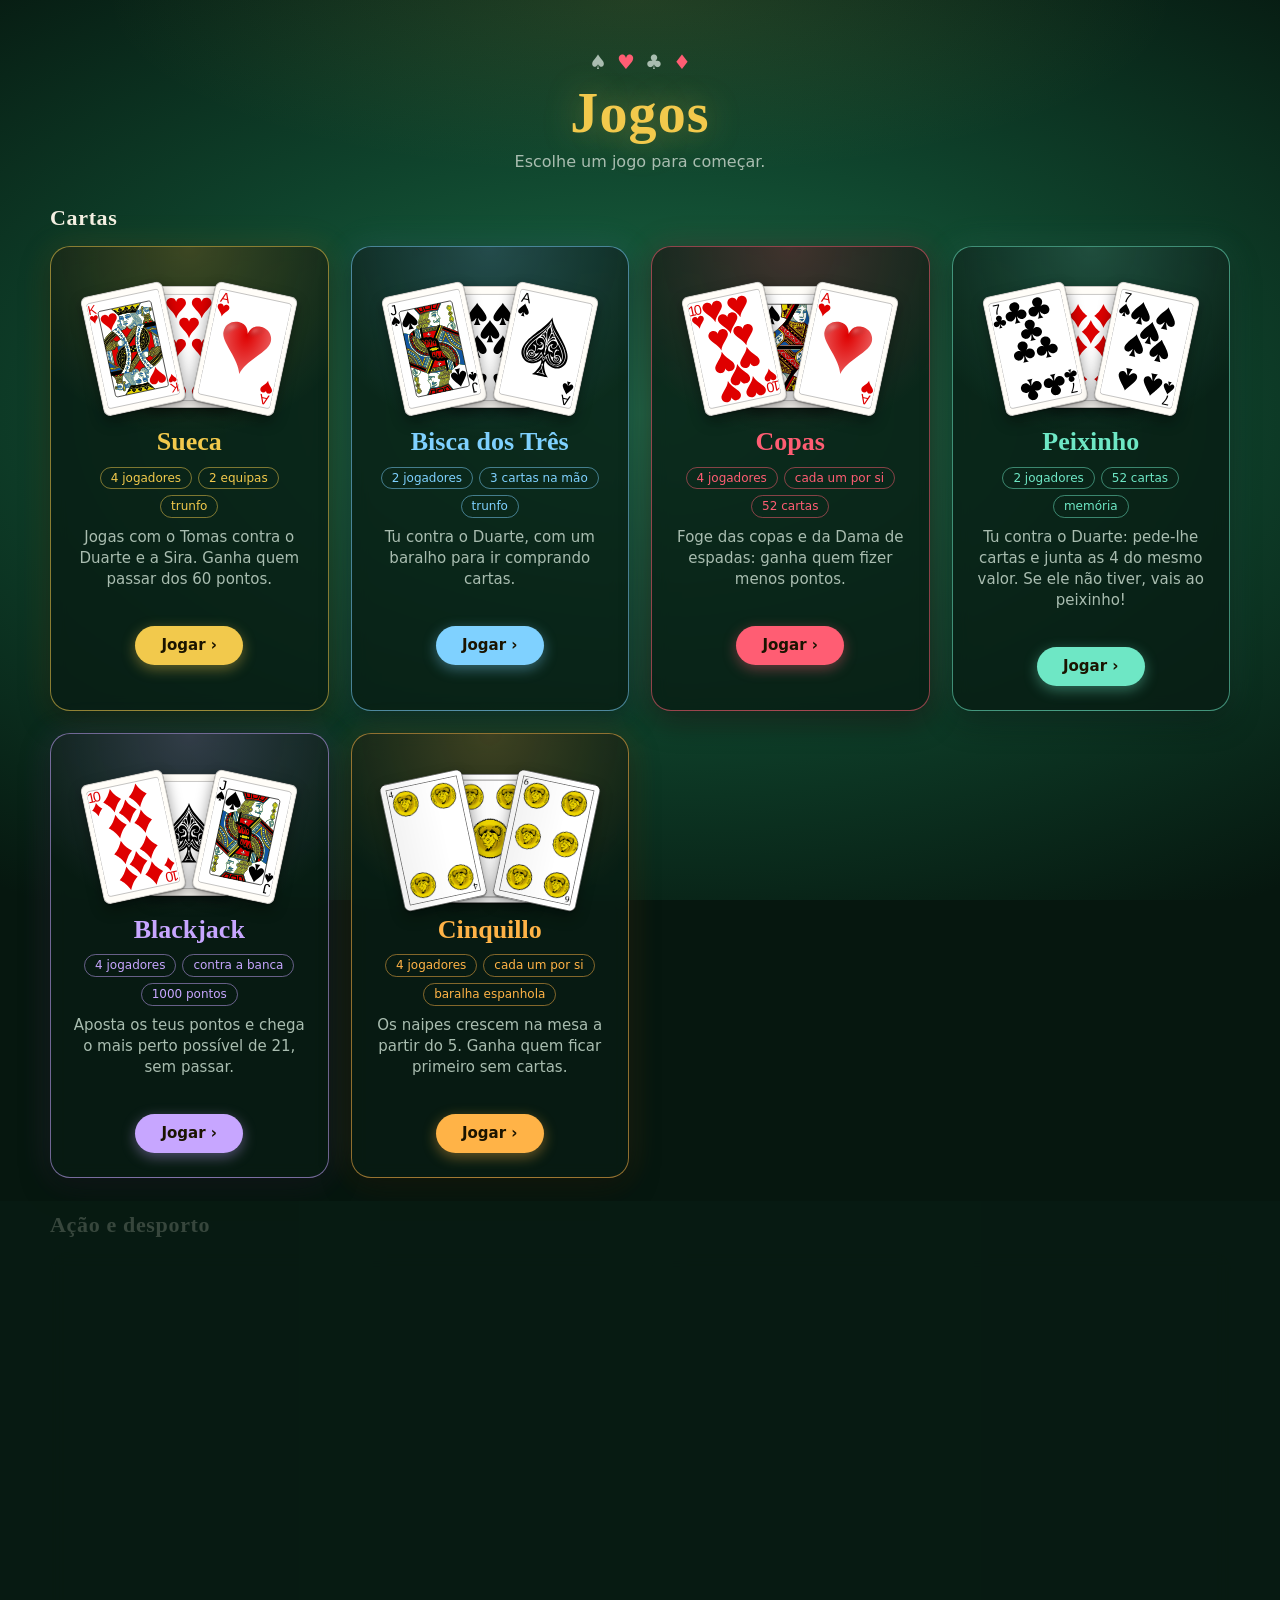
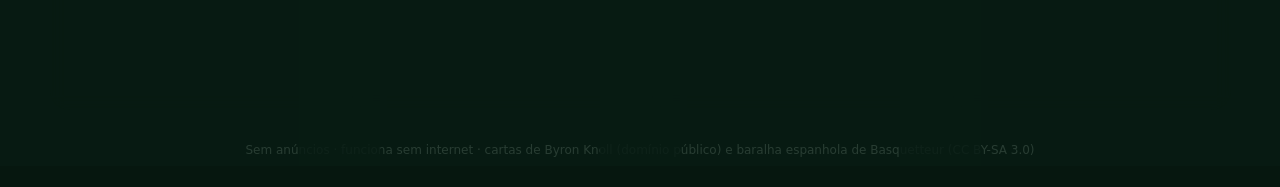
<file: index.html>
<!doctype html>
<html lang="pt-PT">
<head>
<meta charset="utf-8">
<meta name="viewport" content="width=device-width, initial-scale=1, viewport-fit=cover">
<meta name="theme-color" content="#06170f">
<title>Jogos</title>
<link rel="stylesheet" href="style.css?v=19">
</head>
<body class="painel">

<header class="capa">
  <div class="naipes" aria-hidden="true">♠<b>♥</b>♣<b>♦</b></div>
  <h1>Jogos</h1>
  <p>Escolhe um jogo para começar.</p>
</header>

<main>
<h2 class="seccao">Cartas</h2>
<div class="jogos-lista">
  <a class="jogo sueca-t" href="sueca.html">
    <span class="leque" aria-hidden="true">
      <span class="carta"><img src="cartas/king_of_hearts.svg" alt=""></span>
      <span class="carta"><img src="cartas/7_of_hearts.svg" alt=""></span>
      <span class="carta"><img src="cartas/ace_of_hearts.svg" alt=""></span>
    </span>
    <span class="info">
      <h2>Sueca</h2>
      <span class="chips"><i>4 jogadores</i><i>2 equipas</i><i>trunfo</i></span>
      <p>Jogas com o Tomas contra o Duarte e a Sira. Ganha quem passar dos 60 pontos.</p>
      <span class="guardado" id="res-sueca"></span>
      <span class="jogar">Jogar ›</span>
    </span>
  </a>

  <a class="jogo bisca-t" href="bisca.html">
    <span class="leque" aria-hidden="true">
      <span class="carta"><img src="cartas/jack_of_spades.svg" alt=""></span>
      <span class="carta"><img src="cartas/7_of_spades.svg" alt=""></span>
      <span class="carta"><img src="cartas/ace_of_spades.svg" alt=""></span>
    </span>
    <span class="info">
      <h2>Bisca dos Três</h2>
      <span class="chips"><i>2 jogadores</i><i>3 cartas na mão</i><i>trunfo</i></span>
      <p>Tu contra o Duarte, com um baralho para ir comprando cartas.</p>
      <span class="guardado" id="res-bisca"></span>
      <span class="jogar">Jogar ›</span>
    </span>
  </a>

  <a class="jogo copas-t" href="copas.html">
    <span class="leque" aria-hidden="true">
      <span class="carta"><img src="cartas/10_of_hearts.svg" alt=""></span>
      <span class="carta"><img src="cartas/queen_of_spades.svg" alt=""></span>
      <span class="carta"><img src="cartas/ace_of_hearts.svg" alt=""></span>
    </span>
    <span class="info">
      <h2>Copas</h2>
      <span class="chips"><i>4 jogadores</i><i>cada um por si</i><i>52 cartas</i></span>
      <p>Foge das copas e da Dama de espadas: ganha quem fizer menos pontos.</p>
      <span class="guardado" id="res-copas"></span>
      <span class="jogar">Jogar ›</span>
    </span>
  </a>

  <a class="jogo peixinho-t" href="peixinho.html">
    <span class="leque" aria-hidden="true">
      <span class="carta"><img src="cartas/7_of_clubs.svg" alt=""></span>
      <span class="carta"><img src="cartas/7_of_diamonds.svg" alt=""></span>
      <span class="carta"><img src="cartas/7_of_spades.svg" alt=""></span>
    </span>
    <span class="info">
      <h2>Peixinho</h2>
      <span class="chips"><i>2 jogadores</i><i>52 cartas</i><i>memória</i></span>
      <p>Tu contra o Duarte: pede-lhe cartas e junta as 4 do mesmo valor. Se ele não tiver, vais ao peixinho!</p>
      <span class="guardado"></span>
      <span class="jogar">Jogar ›</span>
    </span>
  </a>
  <a class="jogo blackjack-t" href="blackjack.html">
    <span class="leque" aria-hidden="true">
      <span class="carta"><img src="cartas/10_of_diamonds.svg" alt=""></span>
      <span class="carta"><img src="cartas/ace_of_spades.svg" alt=""></span>
      <span class="carta"><img src="cartas/jack_of_spades.svg" alt=""></span>
    </span>
    <span class="info">
      <h2>Blackjack</h2>
      <span class="chips"><i>4 jogadores</i><i>contra a banca</i><i>1000 pontos</i></span>
      <p>Aposta os teus pontos e chega o mais perto possível de 21, sem passar.</p>
      <span class="guardado" id="res-blackjack"></span>
      <span class="jogar">Jogar ›</span>
    </span>
  </a>
  <a class="jogo cinquillo-t" href="cinquillo.html">
    <span class="leque" aria-hidden="true">
      <span class="carta es"><img src="baraja/4_de_oros.png" alt=""></span>
      <span class="carta es"><img src="baraja/5_de_oros.png" alt=""></span>
      <span class="carta es"><img src="baraja/6_de_oros.png" alt=""></span>
    </span>
    <span class="info">
      <h2>Cinquillo</h2>
      <span class="chips"><i>4 jogadores</i><i>cada um por si</i><i>baralha espanhola</i></span>
      <p>Os naipes crescem na mesa a partir do 5. Ganha quem ficar primeiro sem cartas.</p>
      <span class="guardado" id="res-cinquillo"></span>
      <span class="jogar">Jogar ›</span>
    </span>
  </a>
</div>

<h2 class="seccao">Ação e desporto</h2>
<div class="jogos-lista poucos">
  <a class="jogo rally-t" href="rally.html">
    <span class="leque" aria-hidden="true">
      <svg class="pista-mini" viewBox="0 0 200 120">
        <path d="M50 22h100a38 38 0 0 1 0 76h-22q-14 0-28-14t-28-14H50a24 24 0 0 1 0-48z" fill="none" stroke="#5b3f22" stroke-width="30" stroke-linejoin="round"/>
        <path d="M50 22h100a38 38 0 0 1 0 76h-22q-14 0-28-14t-28-14H50a24 24 0 0 1 0-48z" fill="none" stroke="#c99a63" stroke-width="22" stroke-linejoin="round"/>
        <path d="M84 12v20" stroke="#fff" stroke-width="4" stroke-dasharray="4 4"/>
        <g transform="translate(118 22)"><rect x="-11" y="-6" width="22" height="12" rx="3.5" fill="#e63946" stroke="#3a0c10"/><rect x="0" y="-4.5" width="5" height="9" rx="1" fill="#14202c"/></g>
        <g transform="translate(176 66) rotate(100)"><rect x="-11" y="-6" width="22" height="12" rx="3.5" fill="#3a86ff" stroke="#0c1d3a"/><rect x="0" y="-4.5" width="5" height="9" rx="1" fill="#14202c"/></g>
        <g transform="translate(104 86) rotate(215)"><rect x="-11" y="-6" width="22" height="12" rx="3.5" fill="#ffc61a" stroke="#3a2c06"/><rect x="0" y="-4.5" width="5" height="9" rx="1" fill="#14202c"/></g>
      </svg>
    </span>
    <span class="info">
      <h2>Rally</h2>
      <span class="chips"><i>4 carros</i><i>3 circuitos</i><i>saltos</i></span>
      <p>Super especiais em pistas de terra, com rampas, derrapagens e encontrões. Conduz com as setas.</p>
      <span class="guardado" id="res-rally"></span>
      <span class="jogar">Jogar ›</span>
    </span>
  </a>

  <a class="jogo contramao-t" href="contramao.html">
    <span class="leque" aria-hidden="true">
      <svg class="pista-mini" viewBox="0 0 200 120">
        <path d="M0 0h200v44H0z" fill="#c2557a"/><path d="M0 0h200v22H0z" fill="#1d2b53" opacity=".7"/>
        <circle cx="140" cy="40" r="12" fill="#ffe9a8"/>
        <path d="M0 44h200v76H0z" fill="#3a6e3a"/>
        <path d="M100 44 190 120H10z" fill="#3c3f48"/>
        <path d="M100 44 190 120h10L100 44zM100 44 10 120H0z" fill="#d8d2c2"/>
        <path d="M97 60l-3 14M92 84l-5 22M103 60l3 14M108 84l5 22" stroke="#f1ead2" stroke-width="2.5"/>
        <g transform="translate(100 62)"><rect x="-9" y="-11" width="18" height="6" rx="2" fill="#3a86ff"/><rect x="-11" y="-6" width="22" height="8" rx="2" fill="#3a86ff"/><rect x="-7" y="-10" width="14" height="4" fill="#9fd3e8"/><circle cx="-7.500" cy="-2" r="2" fill="#fff6b0"/><circle cx="7.500" cy="-2" r="2" fill="#fff6b0"/></g>
        <g transform="translate(136 96) scale(1.7)"><rect x="-9" y="-11" width="18" height="6" rx="2" fill="#ffc61a"/><rect x="-11" y="-6" width="22" height="8" rx="2" fill="#ffc61a"/><rect x="-7" y="-10" width="14" height="4" fill="#9fd3e8"/><circle cx="-7.500" cy="-2" r="2" fill="#fff6b0"/><circle cx="7.500" cy="-2" r="2" fill="#fff6b0"/></g>
        <g transform="translate(64 116) scale(2.1)"><rect x="-9" y="-11" width="18" height="6" rx="2" fill="#e63946"/><rect x="-11" y="-6" width="22" height="8" rx="2" fill="#e63946"/><rect x="-7" y="-10" width="14" height="4" fill="#1a2634"/><rect x="-10" y="-4" width="5" height="3" fill="#ff3b30"/><rect x="5" y="-4" width="5" height="3" fill="#ff3b30"/></g>
      </svg>
    </span>
    <span class="info">
      <h2>Contramão</h2>
      <span class="chips"><i>1 jogador</i><i>3 a 6 faixas</i><i>reflexos</i></span>
      <p>Os carros vêm de frente e o teu anda sozinho: só tens de mudar de faixa a tempo.</p>
      <span class="guardado" id="res-contramao"></span>
      <span class="jogar">Jogar ›</span>
    </span>
  </a>

  <a class="jogo downforce-t" href="downforce.html">
    <span class="leque" aria-hidden="true">
      <svg class="pista-mini" viewBox="0 0 200 120">
        <path d="M0 0h200v44H0z" fill="#8fc4ea"/><path d="M0 0h200v20H0z" fill="#2a6fb8" opacity=".7"/>
        <circle cx="150" cy="18" r="9" fill="#fff6c9"/>
        <path d="M0 44h200v76H0z" fill="#4a9143"/>
        <path d="M100 44 196 120H4z" fill="#f1ead2"/>
        <path d="M100 44 186 120H14z" fill="#3c3f48"/>
        <path d="M94 60l-10 22M78 94l-12 26M100 60v22M100 94v26M106 60l10 22M122 94l12 26" stroke="#f1ead2" stroke-width="2"/>
        <path d="M70 52h60v9H70z" fill="#16181d"/><path d="M72 61v10M128 61v10" stroke="#cfd4d8" stroke-width="2"/>
        <g transform="translate(112 78) scale(.8)"><rect x="-9" y="-11" width="18" height="6" rx="2" fill="#ffc61a"/><rect x="-11" y="-6" width="22" height="8" rx="2" fill="#ffc61a"/><rect x="-7" y="-10" width="14" height="4" fill="#1a2634"/><rect x="-10" y="-4" width="5" height="3" fill="#ff3b30"/><rect x="5" y="-4" width="5" height="3" fill="#ff3b30"/></g>
        <g transform="translate(74 96) scale(1.4)"><rect x="-9" y="-11" width="18" height="6" rx="2" fill="#3a86ff"/><rect x="-11" y="-6" width="22" height="8" rx="2" fill="#3a86ff"/><rect x="-7" y="-10" width="14" height="4" fill="#1a2634"/><rect x="-10" y="-4" width="5" height="3" fill="#ff3b30"/><rect x="5" y="-4" width="5" height="3" fill="#ff3b30"/></g>
        <g transform="translate(124 116) scale(2)"><rect x="-9" y="-11" width="18" height="6" rx="2" fill="#e63946"/><rect x="-11" y="-6" width="22" height="8" rx="2" fill="#e63946"/><rect x="-7" y="-10" width="14" height="4" fill="#1a2634"/><rect x="-10" y="-4" width="5" height="3" fill="#ff3b30"/><rect x="5" y="-4" width="5" height="3" fill="#ff3b30"/></g>
      </svg>
    </span>
    <span class="info">
      <h2>Downforce</h2>
      <span class="chips"><i>4 pilotos</i><i>5 faixas</i><i>3 voltas</i></span>
      <p>Corrida em circuito fechado contra o Tomas, o Duarte e a Sira. Desvia-te do trânsito e ultrapassa-os.</p>
      <span class="guardado" id="res-downforce"></span>
      <span class="jogar">Jogar ›</span>
    </span>
  </a>

  <a class="jogo superpilotos-t" href="superpilotos.html">
    <span class="leque" aria-hidden="true">
      <svg class="pista-mini" viewBox="0 0 200 120">
        <path d="M0 0h200v44H0z" fill="#8fc4ea"/><path d="M0 0h200v20H0z" fill="#2a6fb8" opacity=".7"/>
        <circle cx="46" cy="18" r="9" fill="#fff6c9"/>
        <path d="M0 44h200v76H0z" fill="#4a9143"/>
        <path d="M100 44 196 120H4z" fill="#f1ead2"/>
        <path d="M100 44 186 120H14z" fill="#3c3f48"/>
        <path d="M94 60l-10 22M78 94l-12 26M100 60v22M100 94v26M106 60l10 22M122 94l12 26" stroke="#f1ead2" stroke-width="2"/>
        <path d="M84 70l3-6 6-3 6 2 3 7z" fill="#878c96"/><path d="M87 64l6-3 6 2-4 4z" fill="#b4b9c2"/>
        <ellipse cx="128" cy="86" rx="13" ry="4" fill="#5db4ea"/>
        <path d="M108 44 80 104" stroke="#5af0ff" stroke-width="2.5" stroke-linecap="round" opacity=".9"/>
        <g transform="translate(116 62) scale(.6)"><rect x="-9" y="-11" width="18" height="6" rx="2" fill="#ff5fa8"/><rect x="-11" y="-6" width="22" height="8" rx="2" fill="#ff5fa8"/><rect x="-7" y="-10" width="14" height="4" fill="#1a2634"/><ellipse cx="0" cy="-2" rx="4" ry="3" fill="#fff"/></g>
        <g transform="translate(138 106) scale(1.5)"><rect x="-9" y="-11" width="18" height="6" rx="2" fill="#ff5fa8"/><rect x="-11" y="-6" width="22" height="8" rx="2" fill="#ff5fa8"/><rect x="-7" y="-10" width="14" height="4" fill="#1a2634"/><ellipse cx="0" cy="-2" rx="4.500" ry="3" fill="#fff"/><text x="0" y="-.2" font-size="5" font-weight="900" text-anchor="middle" fill="#12151c" font-family="system-ui, sans-serif">9</text></g>
        <g transform="translate(74 116) scale(2)"><rect x="-9" y="-11" width="18" height="6" rx="2" fill="#2f7bff"/><rect x="-11" y="-6" width="22" height="8" rx="2" fill="#2f7bff"/><rect x="-7" y="-10" width="14" height="4" fill="#1a2634"/><ellipse cx="0" cy="-2" rx="4.500" ry="3" fill="#fff"/><text x="0" y="-.2" font-size="5" font-weight="900" text-anchor="middle" fill="#12151c" font-family="system-ui, sans-serif">23</text></g>
      </svg>
    </span>
    <span class="info">
      <h2>Super Pilotos <small>by Noah</small></h2>
      <span class="chips"><i>12 pilotos</i><i>lasers</i><i>3 voltas</i></span>
      <p>Meninos contra Meninas numa pista com pedras, poças, troncos, saltos e animais. Dispara o laser e não fiques sem gasolina.</p>
      <span class="guardado" id="res-superpilotos"></span>
      <span class="jogar">Jogar ›</span>
    </span>
  </a>
</div>

</main>

<footer class="rodape">Sem anúncios · funciona sem internet · cartas de Byron Knoll (domínio público) e baralha espanhola de Basquetteur (CC BY-SA 3.0)</footer>

<script>
  // Mostra o resultado guardado de cada jogo, se houver um a decorrer.
  const guardado = (chave) => { try { return JSON.parse(localStorage.getItem(chave)); } catch { return null; } };
  const mostrar = (id, texto) => { document.getElementById(id).textContent = `A decorrer: ${texto}`; };
  for (const [chave, id, a, b] of [['sueca-v1', 'res-sueca', 'Nós', 'Eles'], ['bisca-v1', 'res-bisca', 'Noah', 'Duarte']]) {
    const d = guardado(chave);
    if (d && Array.isArray(d.jogos) && d.jogos[0] + d.jogos[1] > 0) mostrar(id, `${a} ${d.jogos[0] | 0} – ${d.jogos[1] | 0} ${b}`);
  }
  const cinq = guardado('cinquillo-v1');
  if (cinq && Array.isArray(cinq.vitorias) && cinq.vitorias.some((v) => v > 0)) mostrar('res-cinquillo', `tens ${cinq.vitorias[0] | 0} ${cinq.vitorias[0] === 1 ? 'ronda ganha' : 'rondas ganhas'}`);
  const copas = guardado('copas-v1');
  if (copas && Array.isArray(copas.totais) && copas.ronda > 0) mostrar('res-copas', `ronda ${(copas.ronda | 0) + 1} · tens ${copas.totais[0] | 0} pontos`);
  const recordes = Object.values((guardado('rally-v1') || {}).melhor || {}).length;
  if (recordes) document.getElementById('res-rally').textContent = `Recordes em ${recordes} de 3 circuitos`;
  const cm = guardado('contramao-v1');
  if (cm && cm.metros > 0) document.getElementById('res-contramao').textContent = `Recorde: ${cm.metros | 0} m`;
  const df = guardado('downforce-v1');
  if (df && df.melhor > 0) document.getElementById('res-downforce').textContent = `Recorde: ${Math.floor(df.melhor / 60)}:${(df.melhor % 60).toFixed(1).padStart(4, '0')}`;
  const sp = guardado('superpilotos-v1');
  if (sp && sp.melhor > 0) document.getElementById('res-superpilotos').textContent = `Recorde: ${Math.floor(sp.melhor / 60)}:${(sp.melhor % 60).toFixed(1).padStart(4, '0')}`;
  const bj = guardado('blackjack-v1');
  if (bj && Array.isArray(bj.saldos) && bj.ronda > 0) mostrar('res-blackjack', `ronda ${(bj.ronda | 0) + 1} · tens ${bj.saldos[0] | 0} pontos`);
</script>
</body>
</html>
</file>
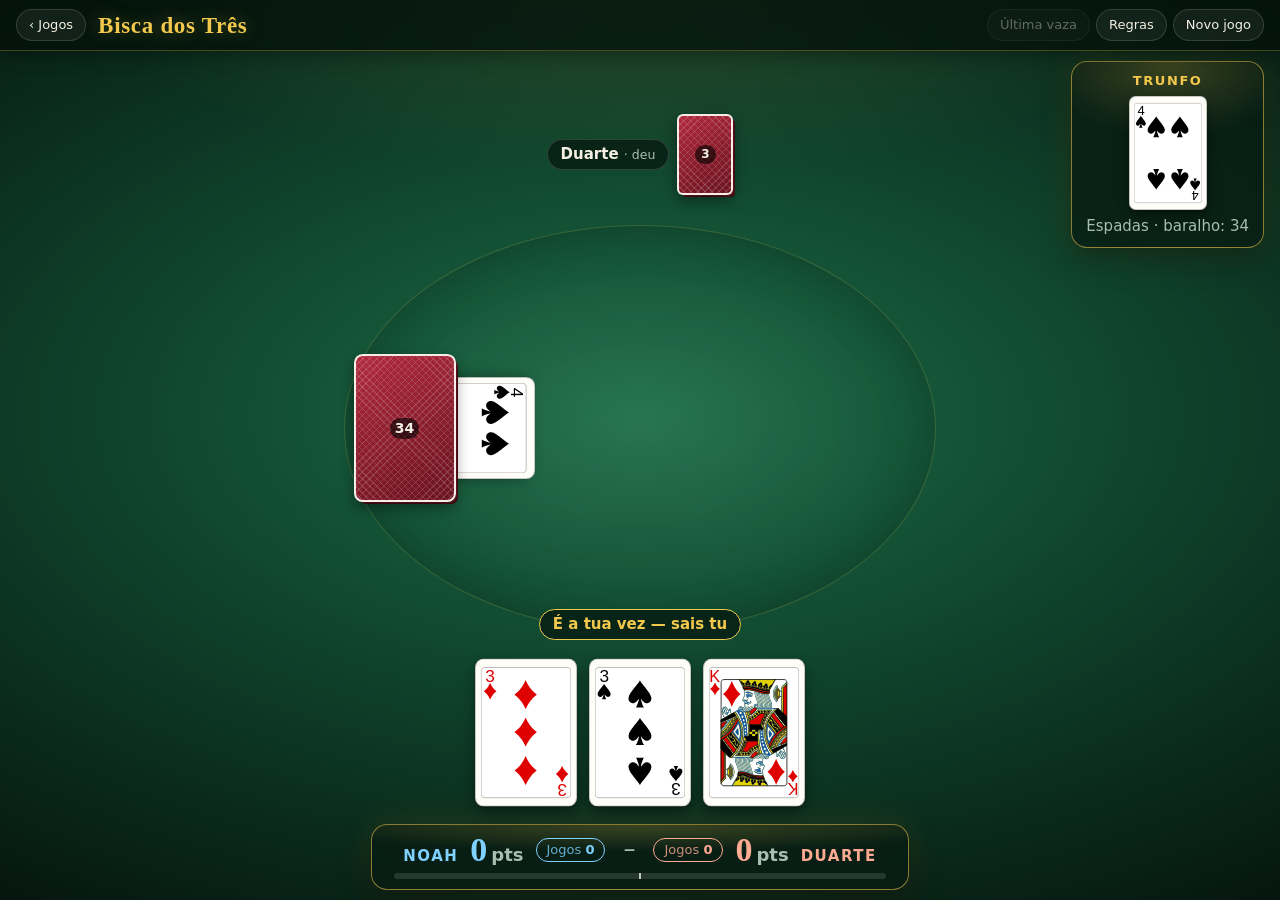
<file: bisca.html>
<!doctype html>
<html lang="pt-PT">
<head>
<meta charset="utf-8">
<meta name="viewport" content="width=device-width, initial-scale=1, viewport-fit=cover">
<meta name="theme-color" content="#06170f">
<title>Bisca dos Três</title>
<link rel="stylesheet" href="style.css?v=19">
</head>
<body class="bisca">

<header class="barra">
  <div class="marca"><a class="voltar" href="index.html" aria-label="Voltar à lista de jogos">‹<span class="t-longo"> Jogos</span></a><h1>Bisca dos Três</h1></div>
  <nav class="acoes">
    <button type="button" id="btn-ultima" disabled><span class="t-longo">Última vaza</span><span class="t-curto">Vaza</span></button>
    <button type="button" id="btn-regras">Regras</button>
    <button type="button" id="btn-novo"><span class="t-longo">Novo jogo</span><span class="t-curto">Novo</span></button>
  </nav>
</header>

<main class="mesa">
  <div class="lugar topo" id="lugar-1">
    <span class="nome"></span>
    <span class="costas"><b></b></span>
  </div>

  <div class="baralho" id="baralho">
    <span class="carta" id="baralho-trunfo"></span>
    <span class="costas grande"><b id="baralho-n"></b></span>
  </div>

  <div class="vaza dupla" id="vaza" aria-label="Cartas na mesa">
    <div class="slot s0" id="slot-0"></div>
    <div class="slot s2" id="slot-1"></div>
  </div>

  <aside class="trunfo" aria-label="Trunfo">
    <span class="rotulo">Trunfo</span>
    <span class="carta mini" id="trunfo-carta"></span>
    <span class="detalhe" id="trunfo-detalhe"></span>
  </aside>
</main>

<footer class="eu" id="lugar-0">
  <p class="estado" id="estado" aria-live="polite"></p>
  <div class="mao" id="mao" aria-label="A tua mão"></div>
</footer>

<div class="placar" aria-label="Pontuação">
  <div class="equipa nos">
    <span class="rotulo">Noah</span>
    <span class="pontos"><span id="pontos-0">0</span><small>pts</small></span>
    <span class="jogos" title="Jogos ganhos"><b id="jogos-0">0</b></span>
  </div>
  <span class="sep">–</span>
  <div class="equipa eles">
    <span class="rotulo">Duarte</span>
    <span class="pontos"><span id="pontos-1">0</span><small>pts</small></span>
    <span class="jogos" title="Jogos ganhos"><b id="jogos-1">0</b></span>
  </div>
  <div class="placar-barra" aria-hidden="true"><span id="barra-0"></span><span id="barra-1"></span><i></i></div>
</div>

<dialog id="dlg-fim"></dialog>

<dialog id="dlg-ultima">
  <h2>Última vaza</h2>
  <div class="ultima" id="ultima-cartas"></div>
  <p id="ultima-texto"></p>
  <form method="dialog"><button class="principal">Fechar</button></form>
</dialog>

<dialog id="dlg-regras">
  <h2>Regras da Bisca dos Três</h2>
  <ul>
    <li>Dois jogadores: tu (Noah) contra o Duarte, jogado pelo computador. Baralho de 40 cartas (sem 8, 9 e 10).</li>
    <li>Cada jogador recebe <b>3 cartas</b>. A carta seguinte fica à vista por baixo do baralho e define o <b>trunfo</b>.</li>
    <li>Ordem das cartas, da mais forte para a mais fraca: <b>Ás, 7, Rei, Valete, Dama</b>, 6, 5, 4, 3, 2.</li>
    <li>Pontos: Ás 11 · Sete (bisca) 10 · Rei 4 · Valete 3 · Dama 2. No total há 120 pontos.</li>
    <li>Sai primeiro quem não deu. <b>Nunca é obrigatório assistir</b>: podes jogar sempre qualquer carta, mesmo depois de o baralho acabar.</li>
    <li>Ganha a vaza o trunfo ou, sendo as duas cartas do mesmo naipe, a mais alta. Se a segunda carta for de outro naipe que não trunfo, ganha quem saiu.</li>
    <li>Depois de cada vaza, quem ganhou compra uma carta do baralho, depois compra o outro, e quem ganhou sai. A última carta comprada é a do trunfo.</li>
    <li>Ganha a partida quem fizer mais de 60 pontos (60–60 é empate). Ganha o jogo quem chegar primeiro às <b>4 partidas</b>.</li>
  </ul>
  <p class="creditos">Imagens das cartas: <i>Vector Playing Cards</i> de Byron Knoll, em domínio público.</p>
  <form method="dialog"><button class="principal">Fechar</button></form>
</dialog>

<script src="cartas.js?v=19"></script>
<script src="fim.js?v=19"></script>
<script src="bisca.js?v=19"></script>
</body>
</html>
</file>
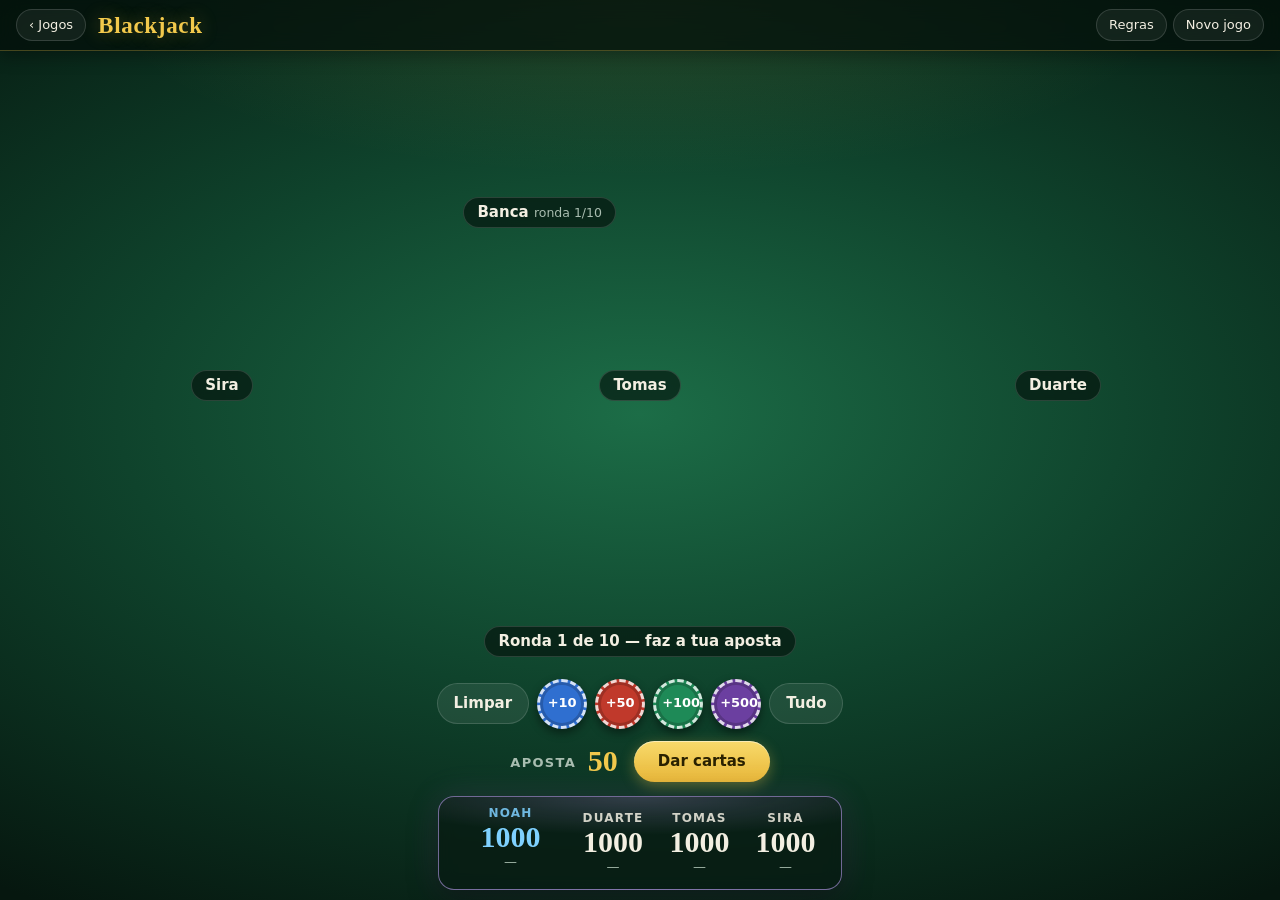
<file: blackjack.html>
<!doctype html>
<html lang="pt-PT">
<head>
<meta charset="utf-8">
<meta name="viewport" content="width=device-width, initial-scale=1, viewport-fit=cover">
<meta name="theme-color" content="#06170f">
<title>Blackjack</title>
<link rel="stylesheet" href="style.css?v=19">
</head>
<body class="blackjack">

<header class="barra">
  <div class="marca"><a class="voltar" href="index.html" aria-label="Voltar à lista de jogos">‹<span class="t-longo"> Jogos</span></a><h1>Blackjack</h1></div>
  <nav class="acoes">
    <button type="button" id="btn-regras">Regras</button>
    <button type="button" id="btn-novo"><span class="t-longo">Novo jogo</span><span class="t-curto">Novo</span></button>
  </nav>
</header>

<main class="mesa">
  <div class="lugar banca" id="banca">
    <span class="nome">Banca <small id="ronda-txt"></small></span>
    <div class="cartas-bj" id="cartas-banca" aria-label="Cartas da banca"></div>
    <span class="valor" id="valor-banca"></span>
  </div>

  <div class="lugar" id="lugar-3">
    <span class="nome"></span>
    <div class="cartas-bj" id="cartas-3"></div>
    <span class="valor" id="valor-3"></span>
  </div>
  <div class="lugar" id="lugar-2">
    <span class="nome"></span>
    <div class="cartas-bj" id="cartas-2"></div>
    <span class="valor" id="valor-2"></span>
  </div>
  <div class="lugar" id="lugar-1">
    <span class="nome"></span>
    <div class="cartas-bj" id="cartas-1"></div>
    <span class="valor" id="valor-1"></span>
  </div>
</main>

<footer class="eu" id="lugar-0">
  <p class="estado" id="estado" aria-live="polite"></p>
  <div class="mao" id="mao" aria-label="A tua mão"></div>
  <span class="valor" id="valor-0"></span>
  <div class="bj-controlos" id="controlos"></div>
</footer>

<div class="placar quatro" aria-label="Pontos">
  <div class="jog eu"><span class="rotulo">Noah</span><span class="total" id="total-0">1000</span><span class="ronda" id="ronda-0">—</span></div>
  <div class="jog"><span class="rotulo">Duarte</span><span class="total" id="total-1">1000</span><span class="ronda" id="ronda-1">—</span></div>
  <div class="jog"><span class="rotulo">Tomas</span><span class="total" id="total-2">1000</span><span class="ronda" id="ronda-2">—</span></div>
  <div class="jog"><span class="rotulo">Sira</span><span class="total" id="total-3">1000</span><span class="ronda" id="ronda-3">—</span></div>
</div>

<dialog id="dlg-fim"></dialog>

<dialog id="dlg-regras">
  <h2>Regras do Blackjack</h2>
  <ul>
    <li>Quatro jogadores, cada um a jogar contra a <b>banca</b>. Cada jogador começa com <b>1000 pontos</b>.</li>
    <li>Em cada ronda apostas pontos (no mínimo 10). Depois, todos recebem 2 cartas; a banca fica com uma à vista e outra virada para baixo.</li>
    <li>O objetivo é ficar <b>mais perto de 21</b> do que a banca, sem passar. As figuras valem 10, o Ás vale 11 (ou 1, se com 11 passasses dos 21) e as outras cartas valem o seu número.</li>
    <li>Na tua vez podes <b>pedir carta</b> as vezes que quiseres ou <b>ficar</b>. Se passares dos 21, rebentas e perdes a aposta.</li>
    <li><b>Dobrar</b>: só com as 2 primeiras cartas. Dobras a aposta, recebes uma única carta e ficas.</li>
    <li>No fim, a banca vira a carta escondida e pede até ter <b>17 ou mais</b>.</li>
    <li>Se ganhares à banca (ou ela rebentar), ganhas o valor da aposta. Em caso de empate ficas com a aposta. Se perderes, perdes a aposta.</li>
    <li>Um <b>blackjack</b> (Ás e uma carta de 10 logo nas 2 primeiras cartas) paga uma vez e meia a aposta — a não ser que a banca também tenha um.</li>
    <li>O jogo dura <b>10 rondas</b>. Ganha quem tiver mais pontos no fim. Se ficares sem pontos, o jogo acaba para ti.</li>
  </ul>
  <p class="creditos">Imagens das cartas: <i>Vector Playing Cards</i> de Byron Knoll, em domínio público.</p>
  <form method="dialog"><button class="principal">Fechar</button></form>
</dialog>

<script src="cartas.js?v=19"></script>
<script src="fim.js?v=19"></script>
<script src="blackjack.js?v=19"></script>
</body>
</html>
</file>
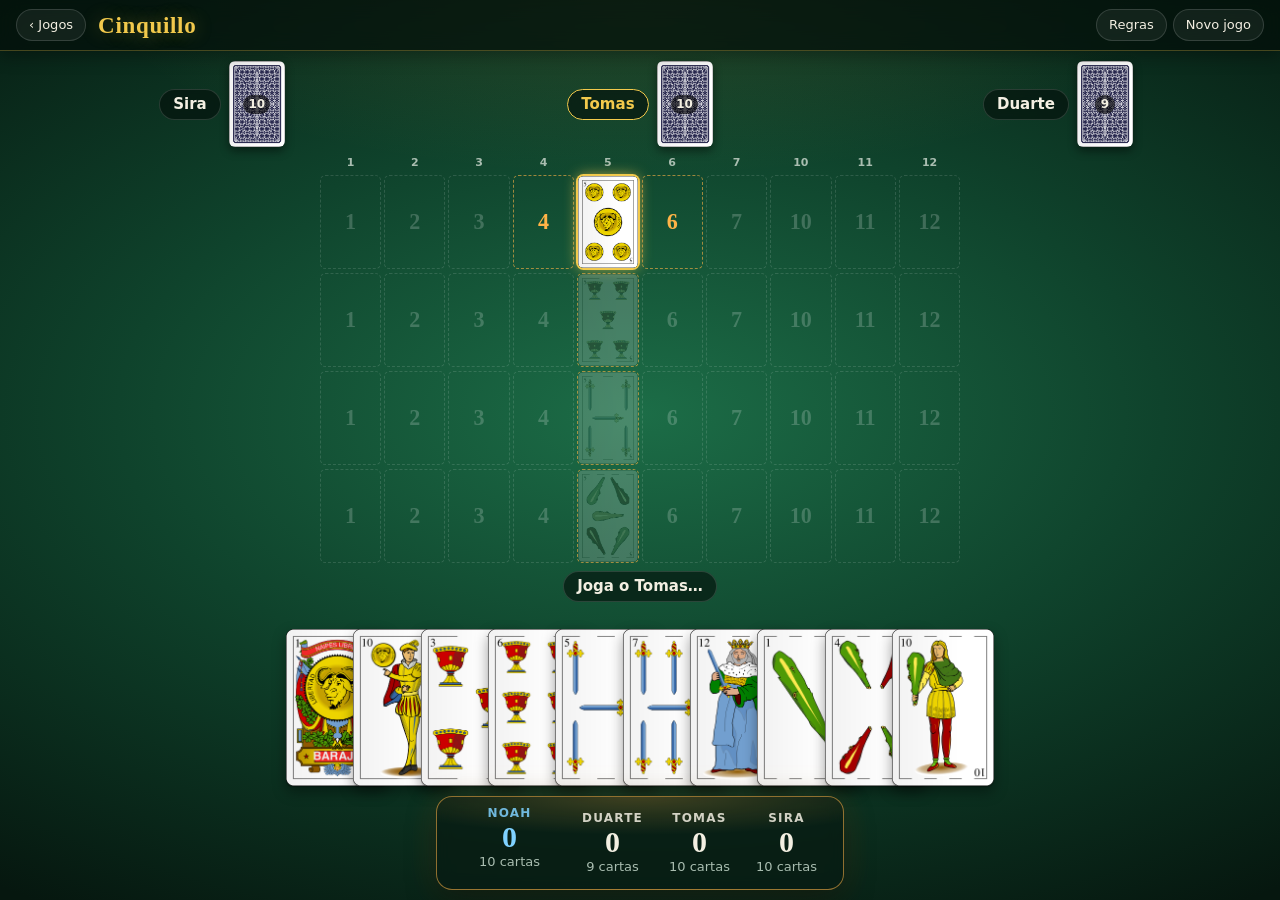
<file: cinquillo.html>
<!doctype html>
<html lang="pt-PT">
<head>
<meta charset="utf-8">
<meta name="viewport" content="width=device-width, initial-scale=1, viewport-fit=cover">
<meta name="theme-color" content="#06170f">
<title>Cinquillo</title>
<link rel="stylesheet" href="style.css?v=19">
</head>
<body class="cinquillo">

<header class="barra">
  <div class="marca"><a class="voltar" href="index.html" aria-label="Voltar à lista de jogos">‹<span class="t-longo"> Jogos</span></a><h1>Cinquillo</h1></div>
  <nav class="acoes">
    <button type="button" id="btn-regras">Regras</button>
    <button type="button" id="btn-novo"><span class="t-longo">Novo jogo</span><span class="t-curto">Novo</span></button>
  </nav>
</header>

<main class="mesa">
  <div class="lugar esquerda" id="lugar-3">
    <span class="nome">Sira</span>
    <span class="costas"><b></b></span>
    <span class="aviso">Passo</span>
  </div>
  <div class="lugar topo" id="lugar-2">
    <span class="nome">Tomas</span>
    <span class="costas"><b></b></span>
    <span class="aviso">Passo</span>
  </div>
  <div class="lugar direita" id="lugar-1">
    <span class="nome">Duarte</span>
    <span class="costas"><b></b></span>
    <span class="aviso">Passo</span>
  </div>

  <div class="tabuleiro" id="tabuleiro" aria-label="Cartas na mesa"></div>
</main>

<footer class="eu" id="lugar-0">
  <p class="estado" id="estado" aria-live="polite"></p>
  <button type="button" class="principal" id="btn-passar" hidden>Nenhuma carta encaixa — Passar</button>
  <div class="mao" id="mao" aria-label="A tua mão"></div>
</footer>

<div class="placar quatro" aria-label="Rondas ganhas">
  <div class="jog eu"><span class="rotulo">Noah</span><span class="total" id="total-0">0</span><span class="ronda" id="ronda-0"></span></div>
  <div class="jog"><span class="rotulo">Duarte</span><span class="total" id="total-1">0</span><span class="ronda" id="ronda-1"></span></div>
  <div class="jog"><span class="rotulo">Tomas</span><span class="total" id="total-2">0</span><span class="ronda" id="ronda-2"></span></div>
  <div class="jog"><span class="rotulo">Sira</span><span class="total" id="total-3">0</span><span class="ronda" id="ronda-3"></span></div>
</div>

<dialog id="dlg-fim"></dialog>

<dialog id="dlg-regras">
  <h2>Regras do Cinquillo</h2>
  <ul>
    <li>Quatro jogadores, cada um por si, com a baralha espanhola de 40 cartas (1 a 7, Sota 10, Cavalo 11 e Rei 12) de ouros, copas, espadas e paus. Cada um recebe 10 cartas.</li>
    <li>O objetivo é ser o <b>primeiro a ficar sem cartas</b>.</li>
    <li>Começa quem tem o <b>5 de ouros</b>, que é a primeira carta a ir para a mesa.</li>
    <li>Na tua vez jogas uma carta que encaixe: um <b>5</b> para abrir um naipe novo, ou a carta <b>imediatamente abaixo ou acima</b> das que já estão na mesa nesse naipe (4, 3, 2, 1 para um lado; 6, 7, 10, 11, 12 para o outro).</li>
    <li>Depois do 7 vem a Sota (10): na baralha de 40 cartas não há 8 nem 9.</li>
    <li>Se tiveres uma carta que encaixe, <b>tens de jogar</b>. Só passas quando nenhuma encaixa.</li>
    <li>As casas onde podes jogar ficam a brilhar na mesa; podes tocar na carta da tua mão ou na casa.</li>
    <li>Ganha o jogo quem ganhar primeiro <b>3 rondas</b>.</li>
    <li>Dica: guardar um 5 ou uma carta que os outros precisam atrasa-os — mas só se tiveres outra carta para jogar.</li>
  </ul>
  <p class="creditos">Baralha espanhola: <i>Baraja española completa</i> de Basquetteur (Wikimedia Commons), licença CC BY-SA 3.0, recortada em cartas individuais.</p>
  <form method="dialog"><button class="principal">Fechar</button></form>
</dialog>

<script src="cartas.js?v=19"></script>
<script src="fim.js?v=19"></script>
<script src="cinquillo.js?v=19"></script>
</body>
</html>
</file>
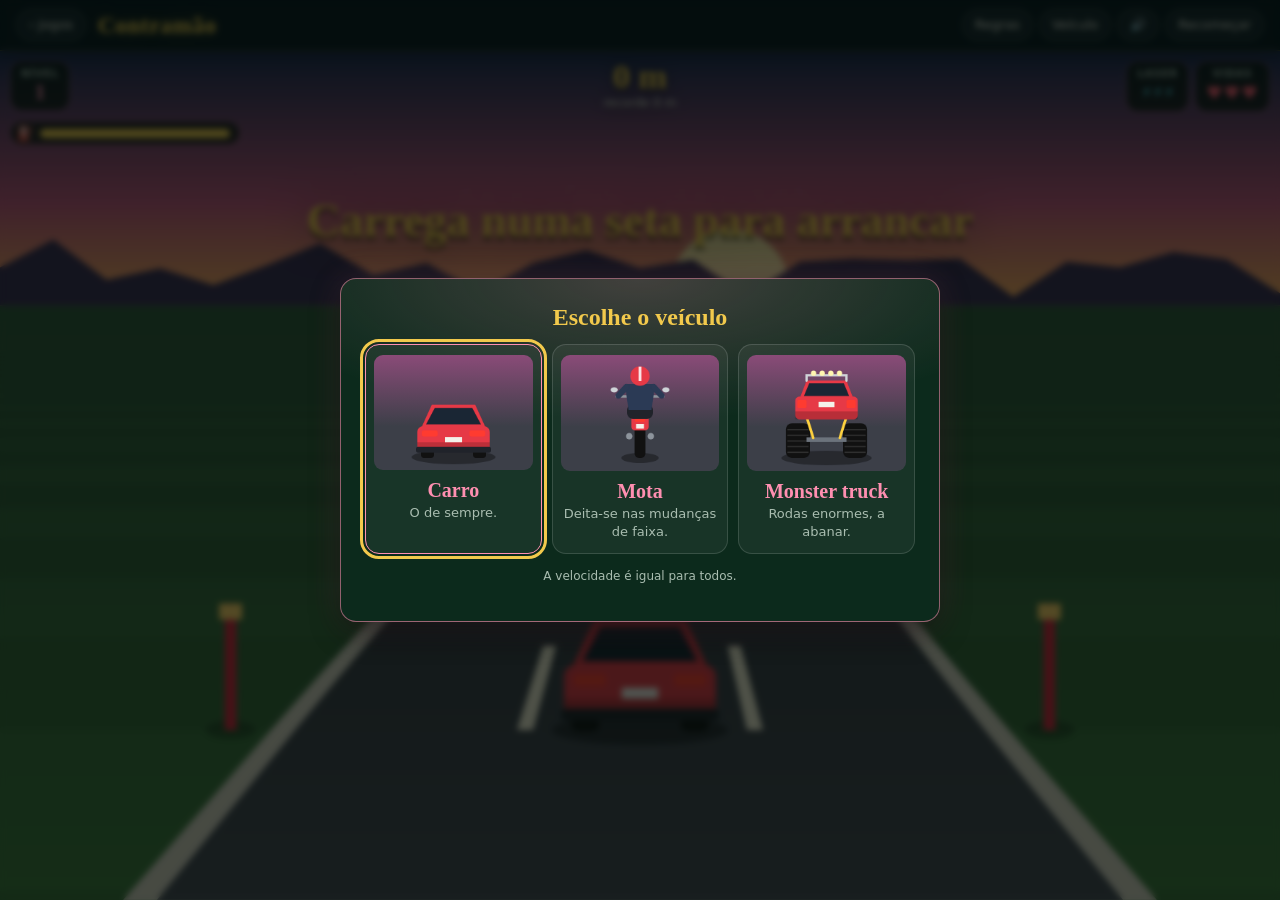
<file: contramao.html>
<!doctype html>
<html lang="pt-PT">
<head>
<meta charset="utf-8">
<meta name="viewport" content="width=device-width, initial-scale=1, viewport-fit=cover">
<meta name="theme-color" content="#06170f">
<title>Contramão</title>
<link rel="stylesheet" href="style.css?v=19">
</head>
<body class="contramao" data-comando="contramao">

<header class="barra">
  <div class="marca"><a class="voltar" href="index.html" aria-label="Voltar à lista de jogos">‹<span class="t-longo"> Jogos</span></a><h1>Contramão</h1></div>
  <nav class="acoes">
    <button type="button" id="btn-regras">Regras</button>
    <button type="button" id="btn-veiculo"><span class="t-longo">Veículo</span><span class="t-curto">🏍</span></button>
    <button type="button" id="btn-som" aria-label="Desligar o som">🔊</button>
    <button type="button" id="btn-novo"><span class="t-longo">Recomeçar</span><span class="t-curto">Novo</span></button>
  </nav>
</header>

<main class="recinto">
  <canvas id="tela" aria-label="Estrada vista do teu carro, com carros a vir de frente"></canvas>

  <div class="hud" aria-live="off">
    <div class="hud-caixa"><span>Nível</span><b id="hud-nivel">1</b></div>
  </div>
  <div class="metros" aria-label="Metros percorridos"><b><span id="hud-metros">0</span> m</b><small id="hud-recorde"></small></div>
  <div class="hud hud-direita">
    <div class="hud-caixa"><span>Laser</span><b class="lasers" id="hud-laser">⚡⚡⚡</b></div>
    <div class="hud-caixa"><span>Vidas</span><b class="vidas" id="hud-vidas"></b></div>
  </div>
  <div class="deposito" id="deposito" aria-label="Combustível"><span>⛽</span><i><b id="deposito-nivel"></b></i></div>
  <div class="hud-grande" id="hud-grande" aria-live="polite"></div>

  <div class="toques" aria-label="Comandos">
    <div><button type="button" data-dir="-1" aria-label="Faixa da esquerda">◀</button></div>
    <div class="mudancas"><button type="button" class="tiro" data-laser="1" aria-label="Disparar o laser">⚡</button></div>
    <div><button type="button" data-dir="1" aria-label="Faixa da direita">▶</button></div>
  </div>
</main>

<dialog id="dlg-fim"></dialog>

<dialog id="dlg-veiculos">
  <h2>Escolhe o veículo</h2>
  <div class="circuitos veiculos" id="veiculos"></div>
  <p class="creditos">A velocidade é igual para todos.</p>
</dialog>

<dialog id="dlg-regras">
  <h2>Regras do Contramão</h2>
  <ul>
    <li>Vais em <b>contramão</b> numa estrada que começa com três faixas: os outros carros vêm de frente, na tua direção. O objetivo é fazer o <b>maior número de metros</b> (o contador ao centro, em cima).</li>
    <li>O teu carro (o vermelho, em baixo) <b>anda sozinho</b>, sempre à velocidade máxima do nível em que estás. Tu mudas de faixa com a <b>seta para a esquerda</b> e a <b>seta para a direita</b>. No telemóvel, toca no lado esquerdo ou direito do ecrã.</li>
    <li>Vês os carros desde o <b>horizonte</b>, a aproximarem-se passo a passo. Fica sempre pelo menos uma faixa livre.</li>
    <li>De <b>10 em 10 segundos</b> passas por uma <b>meta</b>: é um nível novo, e os carros vêm mais depressa e em maior número.</li>
    <li>A estrada alarga: no <b>nível 5</b> passa a ter <b>4 faixas</b> e no <b>nível 10</b> passa a ter <b>6</b>. As faixas novas abrem-se à direita, logo a seguir à meta.</li>
    <li>A <b>barra de espaços</b> dispara um <b>laser</b> que destrói o carro mais próximo na tua faixa. Só tens <b>3 disparos</b> por jogo. Sem carro à frente, o laser não dispara nem se gasta.</li>
    <li>O carro gasta <b>combustível</b> (a barra por baixo do painel). De vez em quando aparece uma <b>faixa de abastecimento</b> verde, à esquerda ou à direita da estrada: enquanto lá andares, o depósito volta a encher aos poucos e não há carros de frente.</li>
    <li>Sai da faixa de abastecimento antes de ela acabar, senão bates. Se o depósito chegar a zero perdes uma vida e ficas com meio depósito.</li>
    <li>Ao começar escolhes entre <b>carro</b>, <b>mota</b> e <b>monster truck</b>: muda o aspeto e o som do motor, mas a velocidade é igual. O botão 🔊 liga e desliga o som.</li>
    <li>Tens <b>3 vidas</b>. Se mudares de faixa mesmo para cima de um carro que está a passar ao teu lado, também conta como choque.</li>
  </ul>
  <form method="dialog"><button class="principal">Fechar</button></form>
</dialog>

<script src="fim.js?v=19"></script>
<script src="contramao.js?v=19"></script>
<script src="comando.js?v=19"></script>
</body>
</html>
</file>
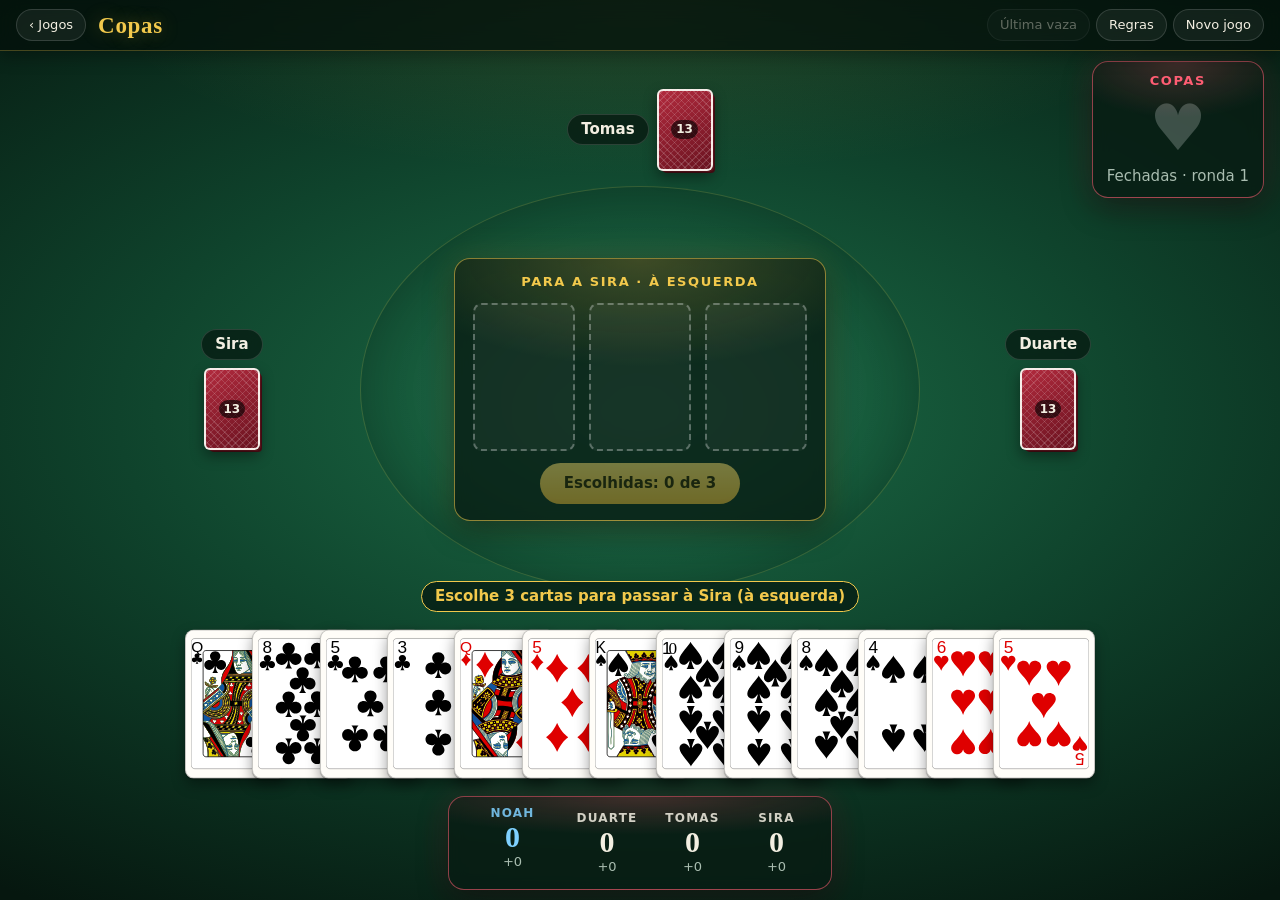
<file: copas.html>
<!doctype html>
<html lang="pt-PT">
<head>
<meta charset="utf-8">
<meta name="viewport" content="width=device-width, initial-scale=1, viewport-fit=cover">
<meta name="theme-color" content="#06170f">
<title>Copas</title>
<link rel="stylesheet" href="style.css?v=19">
</head>
<body class="copas">

<header class="barra">
  <div class="marca"><a class="voltar" href="index.html" aria-label="Voltar à lista de jogos">‹<span class="t-longo"> Jogos</span></a><h1>Copas</h1></div>
  <nav class="acoes">
    <button type="button" id="btn-ultima" disabled><span class="t-longo">Última vaza</span><span class="t-curto">Vaza</span></button>
    <button type="button" id="btn-regras">Regras</button>
    <button type="button" id="btn-novo"><span class="t-longo">Novo jogo</span><span class="t-curto">Novo</span></button>
  </nav>
</header>

<main class="mesa">
  <div class="lugar topo" id="lugar-2">
    <span class="nome"></span>
    <span class="costas"><b></b></span>
  </div>
  <div class="lugar esquerda" id="lugar-3">
    <span class="nome"></span>
    <span class="costas"><b></b></span>
  </div>

  <div class="vaza" id="vaza" aria-label="Cartas na mesa">
    <div class="slot s0" id="slot-0"></div>
    <div class="slot s1" id="slot-1"></div>
    <div class="slot s2" id="slot-2"></div>
    <div class="slot s3" id="slot-3"></div>
  </div>

  <div class="passe" id="passe" hidden>
    <span class="rotulo" id="passe-titulo"></span>
    <div class="passe-cartas" id="passe-cartas">
      <div class="passe-slot"></div><div class="passe-slot"></div><div class="passe-slot"></div>
    </div>
    <button type="button" class="principal" id="btn-passar"></button>
  </div>

  <div class="lugar direita" id="lugar-1">
    <span class="nome"></span>
    <span class="costas"><b></b></span>
  </div>

  <aside class="trunfo" aria-label="Estado das copas">
    <span class="rotulo">Copas</span>
    <span class="coracao" id="copas-icone" aria-hidden="true">♥</span>
    <span class="detalhe" id="copas-detalhe"></span>
  </aside>
</main>

<footer class="eu" id="lugar-0">
  <p class="estado" id="estado" aria-live="polite"></p>
  <div class="mao" id="mao" aria-label="A tua mão"></div>
</footer>

<div class="placar quatro" aria-label="Pontuação">
  <div class="jog eu"><span class="rotulo">Noah</span><span class="total" id="total-0">0</span><span class="ronda" id="ronda-0">+0</span></div>
  <div class="jog"><span class="rotulo">Duarte</span><span class="total" id="total-1">0</span><span class="ronda" id="ronda-1">+0</span></div>
  <div class="jog"><span class="rotulo">Tomas</span><span class="total" id="total-2">0</span><span class="ronda" id="ronda-2">+0</span></div>
  <div class="jog"><span class="rotulo">Sira</span><span class="total" id="total-3">0</span><span class="ronda" id="ronda-3">+0</span></div>
</div>

<dialog id="dlg-fim"></dialog>

<dialog id="dlg-ultima">
  <h2>Última vaza</h2>
  <div class="ultima" id="ultima-cartas"></div>
  <p id="ultima-texto"></p>
  <form method="dialog"><button class="principal">Fechar</button></form>
</dialog>

<dialog id="dlg-regras">
  <h2>Regras das Copas</h2>
  <ul>
    <li>Quatro jogadores, cada um por si, com o baralho completo de 52 cartas: 13 para cada um.</li>
    <li>O objetivo é fazer o <b>menor número de pontos</b>. Cada carta de copas vale 1 ponto e a <b>Dama de espadas vale 13</b>.</li>
    <li>Antes de jogar, cada jogador passa 3 cartas: à esquerda, à direita, em frente e, na quarta ronda, não há passe. Depois repete.</li>
    <li>Sai quem tem o <b>2 de paus</b>. Joga-se no sentido contrário ao dos ponteiros do relógio.</li>
    <li>É obrigatório assistir ao naipe de saída. Não há trunfo: ganha a vaza a carta mais alta do naipe de saída (Ás, Rei, Dama, Valete, 10 … 2).</li>
    <li>Quem não tiver o naipe pode jogar qualquer carta — exceto na primeira vaza, em que não se jogam copas nem a Dama de espadas.</li>
    <li>Não se pode sair com copas enquanto ninguém tiver jogado uma (as copas estão «fechadas»), a não ser que só tenhas copas.</li>
    <li>Quem apanhar <b>todos os 26 pontos</b> numa ronda marca 0 e dá 26 a cada adversário.</li>
    <li>O jogo acaba quando alguém chega aos <b>100 pontos</b>. Ganha quem tiver menos.</li>
  </ul>
  <p class="creditos">Imagens das cartas: <i>Vector Playing Cards</i> de Byron Knoll, em domínio público.</p>
  <form method="dialog"><button class="principal">Fechar</button></form>
</dialog>

<script src="cartas.js?v=19"></script>
<script src="fim.js?v=19"></script>
<script src="copas.js?v=19"></script>
</body>
</html>
</file>
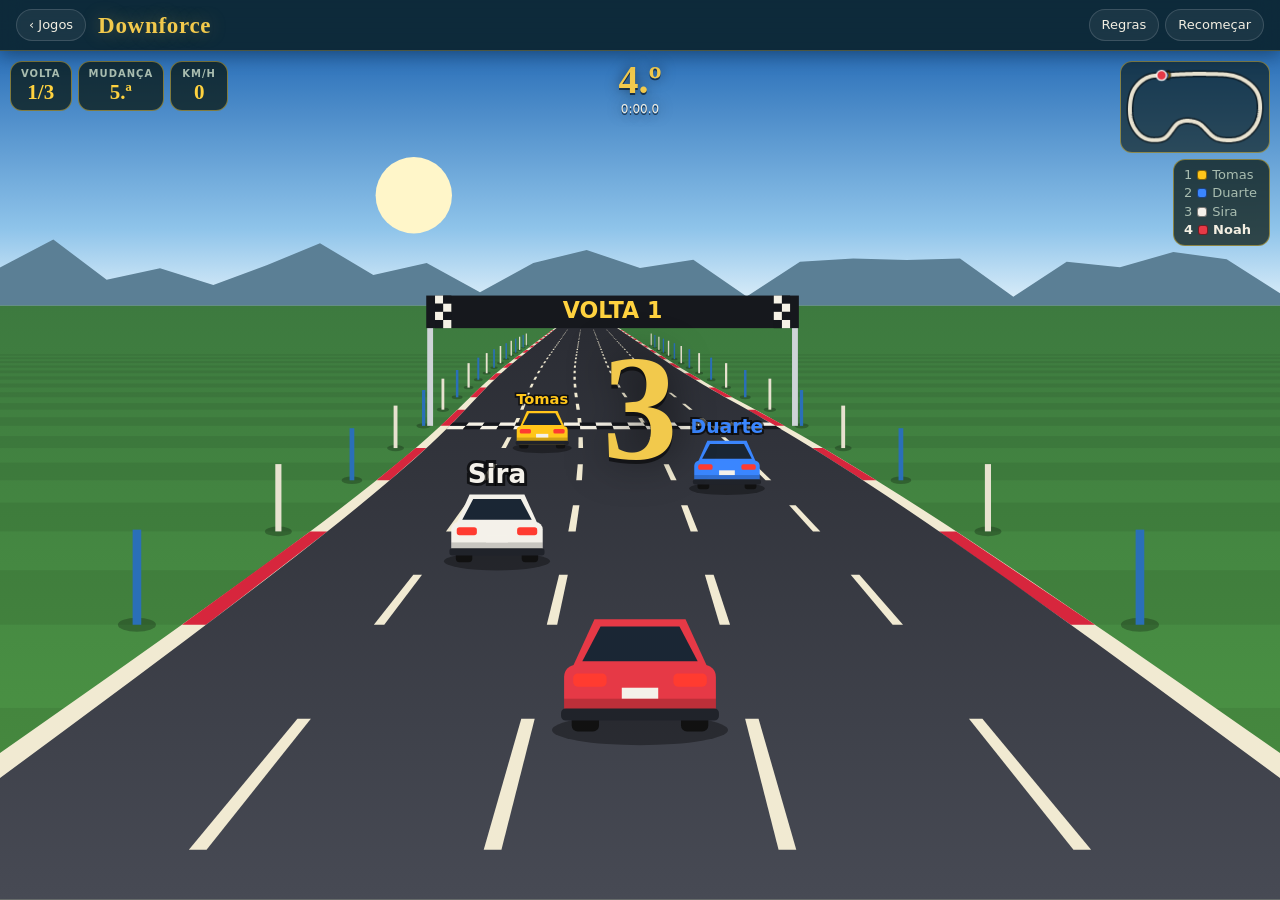
<file: downforce.html>
<!doctype html>
<html lang="pt-PT">
<head>
<meta charset="utf-8">
<meta name="viewport" content="width=device-width, initial-scale=1, viewport-fit=cover">
<meta name="theme-color" content="#06170f">
<title>Downforce</title>
<link rel="stylesheet" href="style.css?v=19">
</head>
<body class="downforce" data-comando="downforce">

<header class="barra">
  <div class="marca"><a class="voltar" href="index.html" aria-label="Voltar à lista de jogos">‹<span class="t-longo"> Jogos</span></a><h1>Downforce</h1></div>
  <nav class="acoes">
    <button type="button" id="btn-regras">Regras</button>
    <button type="button" id="btn-novo"><span class="t-longo">Recomeçar</span><span class="t-curto">Novo</span></button>
  </nav>
</header>

<main class="recinto">
  <canvas id="tela" aria-label="Pista vista de trás do teu carro"></canvas>

  <div class="hud" aria-live="off">
    <div class="hud-caixa"><span>Volta</span><b id="hud-volta">1/3</b></div>
    <div class="hud-caixa"><span>Mudança</span><b id="hud-mudanca">5.ª</b></div>
    <div class="hud-caixa"><span>km/h</span><b id="hud-vel">0</b></div>
  </div>
  <div class="metros" aria-label="Lugar na corrida"><b id="hud-lugar">—</b><small id="hud-tempo">0:00.0</small></div>
  <div class="hud hud-direita hud-mapa">
    <canvas class="mapa" id="mapa" aria-label="Mapa do circuito"></canvas>
    <ol class="hud-ordem" id="hud-ordem" aria-label="Classificação"></ol>
  </div>
  <div class="hud-grande" id="hud-grande" aria-live="polite"></div>

  <div class="toques" aria-label="Comandos">
    <div><button type="button" data-dir="-1" aria-label="Faixa da esquerda">◀</button></div>
    <div class="mudancas"><button type="button" data-mud="-1" aria-label="Mais devagar">▼</button><button type="button" data-mud="1" aria-label="Mais depressa">▲</button></div>
    <div><button type="button" data-dir="1" aria-label="Faixa da direita">▶</button></div>
  </div>
</main>

<dialog id="dlg-fim"></dialog>

<dialog id="dlg-regras">
  <h2>Regras do Downforce</h2>
  <ul>
    <li>Corrida de <b>3 voltas</b> num circuito fechado de cinco faixas, contra o <b>Tomas</b>, o <b>Duarte</b> e a <b>Sira</b>. Ganha quem cortar a meta primeiro. Tu és o <b>carro vermelho</b> e partes de trás.</li>
    <li>O teu carro <b>anda sozinho</b>. Tu mudas de faixa com a <b>seta para a esquerda</b> e a <b>seta para a direita</b>. No telemóvel, toca no lado esquerdo ou direito do ecrã.</li>
    <li>Começas em <b>5.ª</b>. A <b>seta para baixo</b> e a <b>seta para cima</b> metem a mudança abaixo ou acima (da 1.ª à 5.ª).</li>
    <li>Na pista há <b>carros lentos</b> (os que não têm nome por cima): desvia-te deles. Se bateres num, o teu carro para e perdes uns segundos a recuperar a velocidade.</li>
    <li>Atrás de um adversário na mesma faixa ficas <b>preso à velocidade dele</b>: muda de faixa para o ultrapassar. Com um carro mesmo ao lado não dá para mudar para essa faixa.</li>
    <li>O <b>mapa</b>, em cima à direita, mostra o circuito e onde vai cada piloto. Cada vez que passas na meta começa uma volta nova.</li>
  </ul>
  <form method="dialog"><button class="principal">Fechar</button></form>
</dialog>

<script src="fim.js?v=19"></script>
<script src="downforce.js?v=19"></script>
<script src="comando.js?v=19"></script>
</body>
</html>
</file>
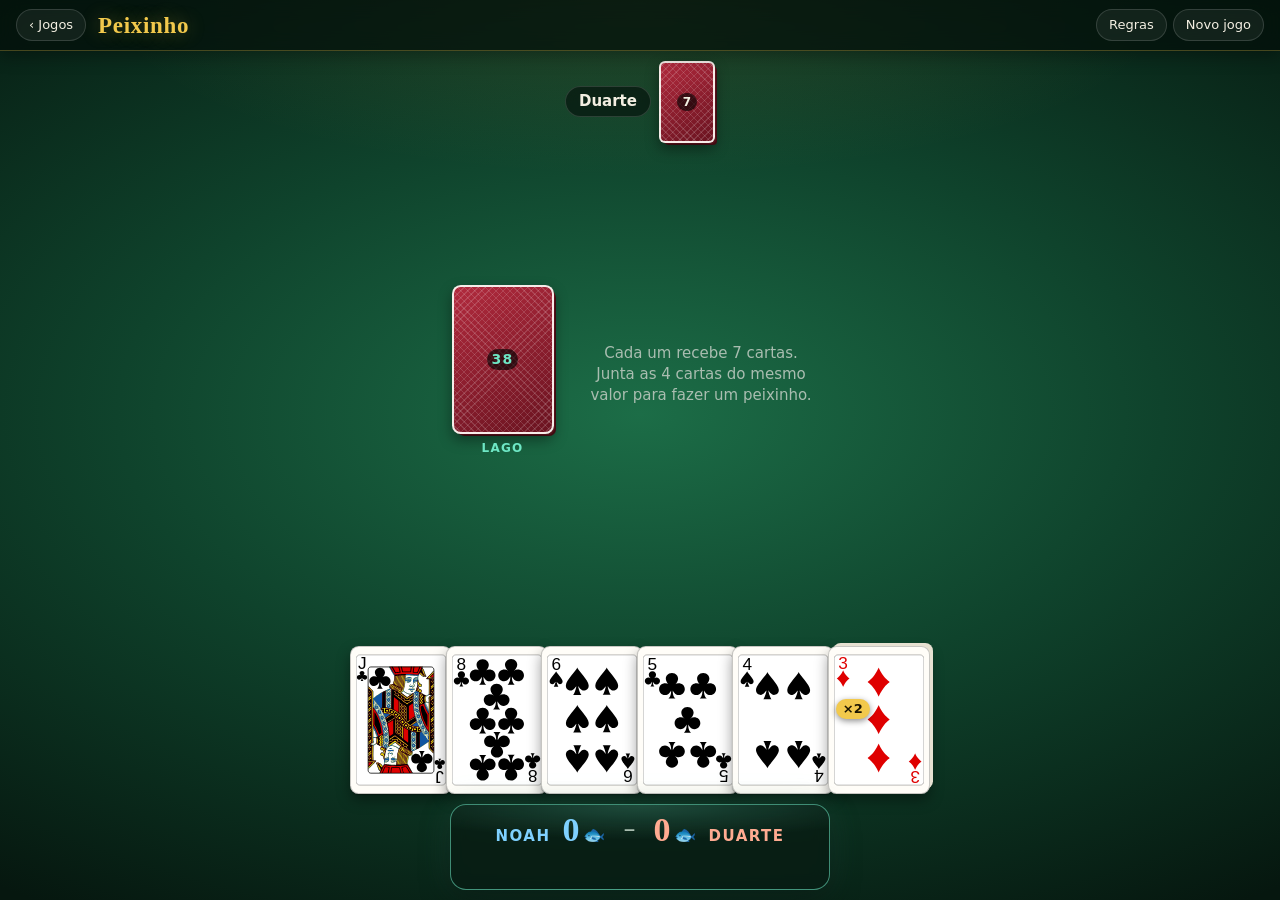
<file: peixinho.html>
<!doctype html>
<html lang="pt-PT">
<head>
<meta charset="utf-8">
<meta name="viewport" content="width=device-width, initial-scale=1, viewport-fit=cover">
<meta name="theme-color" content="#06170f">
<title>Peixinho</title>
<link rel="stylesheet" href="style.css?v=19">
</head>
<body class="peixinho">

<header class="barra">
  <div class="marca"><a class="voltar" href="index.html" aria-label="Voltar à lista de jogos">‹<span class="t-longo"> Jogos</span></a><h1>Peixinho</h1></div>
  <nav class="acoes">
    <button type="button" id="btn-regras">Regras</button>
    <button type="button" id="btn-novo"><span class="t-longo">Novo jogo</span><span class="t-curto">Novo</span></button>
  </nav>
</header>

<main class="mesa">
  <div class="lugar topo" id="lugar-1">
    <span class="nome">Duarte</span>
    <span class="costas"><b></b></span>
  </div>

  <div class="palco">
    <!-- O que o Duarte diz -->
    <div class="balao dele" id="balao-1" aria-live="polite" hidden></div>

    <div class="meio">
      <button type="button" class="lago" id="lago" disabled>
        <span class="costas grande" id="lago-monte"><b id="lago-n"></b></span>
        <span id="lago-texto">Lago</span>
      </button>
      <div class="montra" id="montra" aria-live="polite">
        <div class="montra-cartas" id="montra-cartas"></div>
        <p class="legenda" id="legenda"></p>
      </div>
    </div>

    <!-- O que tu dizes (ou o botão para responderes) -->
    <div class="balao meu" id="balao-0" aria-live="polite" hidden></div>
  </div>
</main>

<footer class="eu" id="lugar-0">
  <p class="estado" id="estado" aria-live="polite"></p>
  <div class="mao" id="mao" aria-label="A tua mão"></div>
</footer>

<div class="placar" aria-label="Peixinhos feitos">
  <div class="equipa nos">
    <span class="rotulo">Noah</span>
    <span class="pontos"><span id="pontos-0">0</span><small>🐟</small></span>
  </div>
  <span class="sep">–</span>
  <div class="equipa eles">
    <span class="rotulo">Duarte</span>
    <span class="pontos"><span id="pontos-1">0</span><small>🐟</small></span>
  </div>
  <div class="feitos">
    <span class="fichas nos" id="fichas-0" aria-label="Os teus peixinhos"></span>
    <span class="fichas eles" id="fichas-1" aria-label="Peixinhos do Duarte"></span>
  </div>
</div>

<dialog id="dlg-fim"></dialog>

<dialog id="dlg-regras">
  <h2>Regras do Peixinho</h2>
  <ul>
    <li>Dois jogadores: tu (Noah) contra o Duarte, com as 52 cartas. Cada um recebe 7 cartas; as restantes ficam no <b>lago</b>.</li>
    <li>O objetivo é juntar <b>peixinhos</b>: as 4 cartas do mesmo valor (os 4 Reis, os 4 Setes…).</li>
    <li>Na tua vez, toca numa carta da tua mão para pedir ao Duarte as cartas desse valor.</li>
    <li>Se ele tiver, <b>dá-tas todas</b> e jogas outra vez.</li>
    <li>Se não tiver, <b>vais ao peixinho</b>: tocas no lago para pescar uma carta. Se sair o valor que pediste, jogas outra vez; senão, joga o Duarte.</li>
    <li>Quando o Duarte te pede cartas, tens de responder: dás-lhe as que tiveres desse valor ou manda-lo ao peixinho.</li>
    <li>Quando juntas as 4 cartas de um valor, o peixinho fica feito e sai da tua mão.</li>
    <li>Quem ficar sem cartas pesca uma do lago na sua vez.</li>
    <li>O jogo acaba quando os 13 peixinhos estiverem feitos. Ganha quem tiver <b>mais peixinhos</b>.</li>
    <li>Dica: repara no que o Duarte pede — se pede Reis, é porque tem pelo menos um Rei.</li>
  </ul>
  <p class="creditos">Imagens das cartas: <i>Vector Playing Cards</i> de Byron Knoll, em domínio público.</p>
  <form method="dialog"><button class="principal">Fechar</button></form>
</dialog>

<script src="cartas.js?v=19"></script>
<script src="fim.js?v=19"></script>
<script src="peixinho.js?v=19"></script>
</body>
</html>
</file>
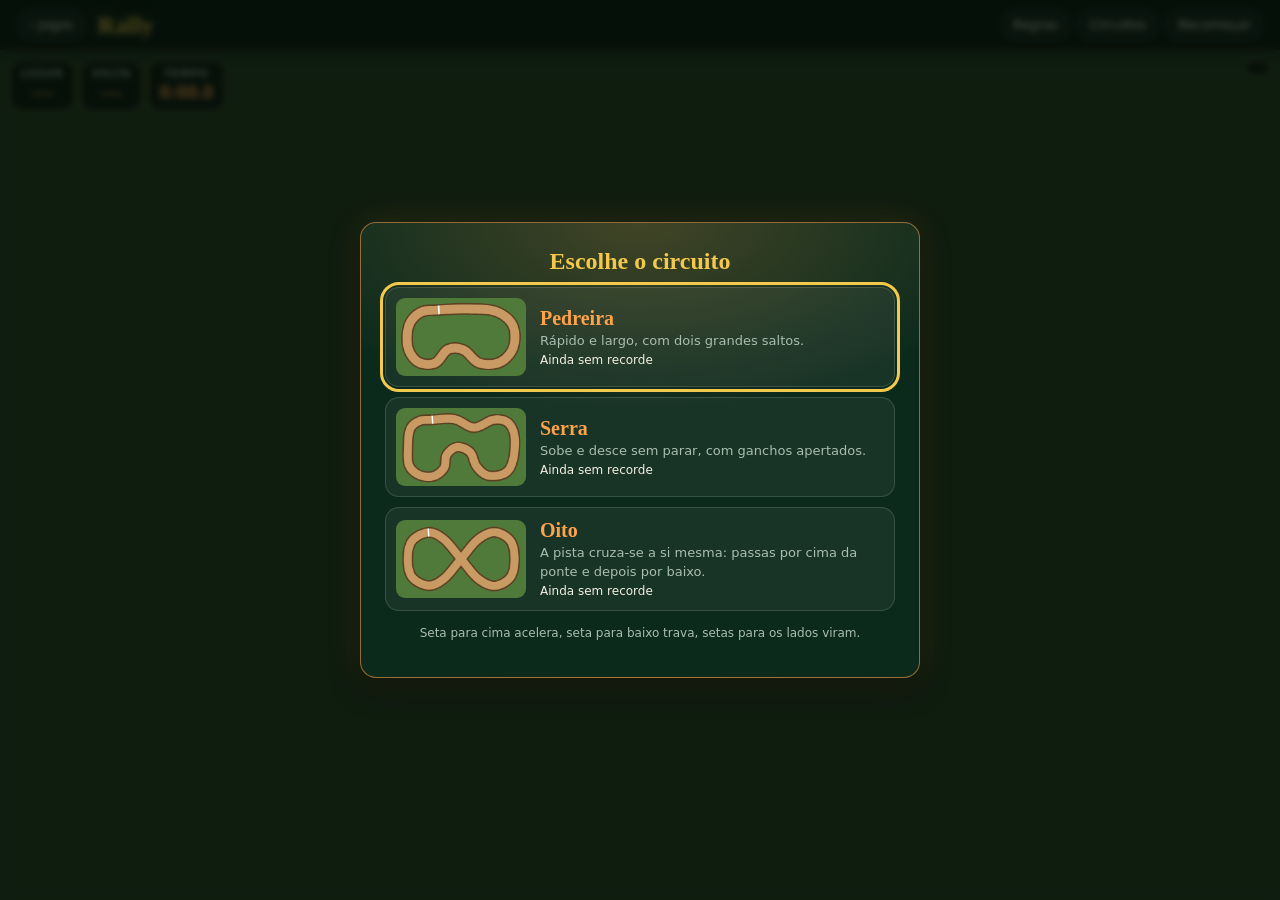
<file: rally.html>
<!doctype html>
<html lang="pt-PT">
<head>
<meta charset="utf-8">
<meta name="viewport" content="width=device-width, initial-scale=1, viewport-fit=cover">
<meta name="theme-color" content="#06170f">
<title>Rally</title>
<link rel="stylesheet" href="style.css?v=19">
</head>
<body class="rally" data-comando="rally">

<header class="barra">
  <div class="marca"><a class="voltar" href="index.html" aria-label="Voltar à lista de jogos">‹<span class="t-longo"> Jogos</span></a><h1>Rally <small id="titulo-pista"></small></h1></div>
  <nav class="acoes">
    <button type="button" id="btn-regras">Regras</button>
    <button type="button" id="btn-circuito"><span class="t-longo">Circuitos</span><span class="t-curto">Pista</span></button>
    <button type="button" id="btn-novo"><span class="t-longo">Recomeçar</span><span class="t-curto">Novo</span></button>
  </nav>
</header>

<main class="recinto">
  <canvas id="tela" aria-label="Pista de rally vista de cima"></canvas>

  <div class="hud" aria-live="off">
    <div class="hud-caixa"><span>Lugar</span><b id="hud-lugar">—</b></div>
    <div class="hud-caixa"><span>Volta</span><b id="hud-volta">—</b></div>
    <div class="hud-caixa"><span>Tempo</span><b id="hud-tempo">0:00.0</b></div>
  </div>
  <ol class="hud-ordem" id="hud-ordem" aria-label="Classificação"></ol>
  <div class="hud-grande" id="hud-grande" aria-live="polite"></div>

  <div class="toques" aria-label="Comandos">
    <div>
      <button type="button" data-tecla="esq" aria-label="Virar à esquerda">◀</button>
      <button type="button" data-tecla="dir" aria-label="Virar à direita">▶</button>
    </div>
    <div>
      <button type="button" data-tecla="baixo" aria-label="Travar">▼</button>
      <button type="button" data-tecla="cima" aria-label="Acelerar">▲</button>
    </div>
  </div>
</main>

<dialog id="dlg-fim"></dialog>

<dialog id="dlg-circuitos">
  <h2>Escolhe o circuito</h2>
  <div class="circuitos" id="circuitos"></div>
  <p class="creditos">Seta para cima acelera, seta para baixo trava, setas para os lados viram.</p>
</dialog>

<dialog id="dlg-regras">
  <h2>Regras do Rally</h2>
  <ul>
    <li>Quatro carros na mesma pista de terra, <b>4 voltas</b>. Ganha quem cortar a meta primeiro. Tu és o <b>carro vermelho</b> e partes de trás.</li>
    <li><b>Seta para cima</b> acelera, <b>seta para baixo</b> trava (e, parado, faz marcha-atrás), <b>setas para os lados</b> viram. No telemóvel há botões no ecrã.</li>
    <li>A pista tem <b>subidas e descidas</b>: as zonas mais claras são as mais altas. A subir o carro perde força, a descer ganha.</li>
    <li>As <b>rampas</b> (setas amarelas) e as <b>lombas</b> fazem o carro saltar. No ar não se vira nem se trava: alinha o carro antes do salto.</li>
    <li>O piso é de terra: o carro <b>derrapa</b> nas curvas. Na relva anda-se muito mais devagar.</li>
    <li>Vale <b>chocar</b>: um toque na traseira de um adversário fá-lo rodar. A ti também!</li>
    <li>Não dá para atalhar: quem se afasta muito da pista é posto de volta no sítio de onde saiu.</li>
  </ul>
  <form method="dialog"><button class="principal">Fechar</button></form>
</dialog>

<script src="fim.js?v=19"></script>
<script src="rally.js?v=19"></script>
<script src="comando.js?v=19"></script>
</body>
</html>
</file>
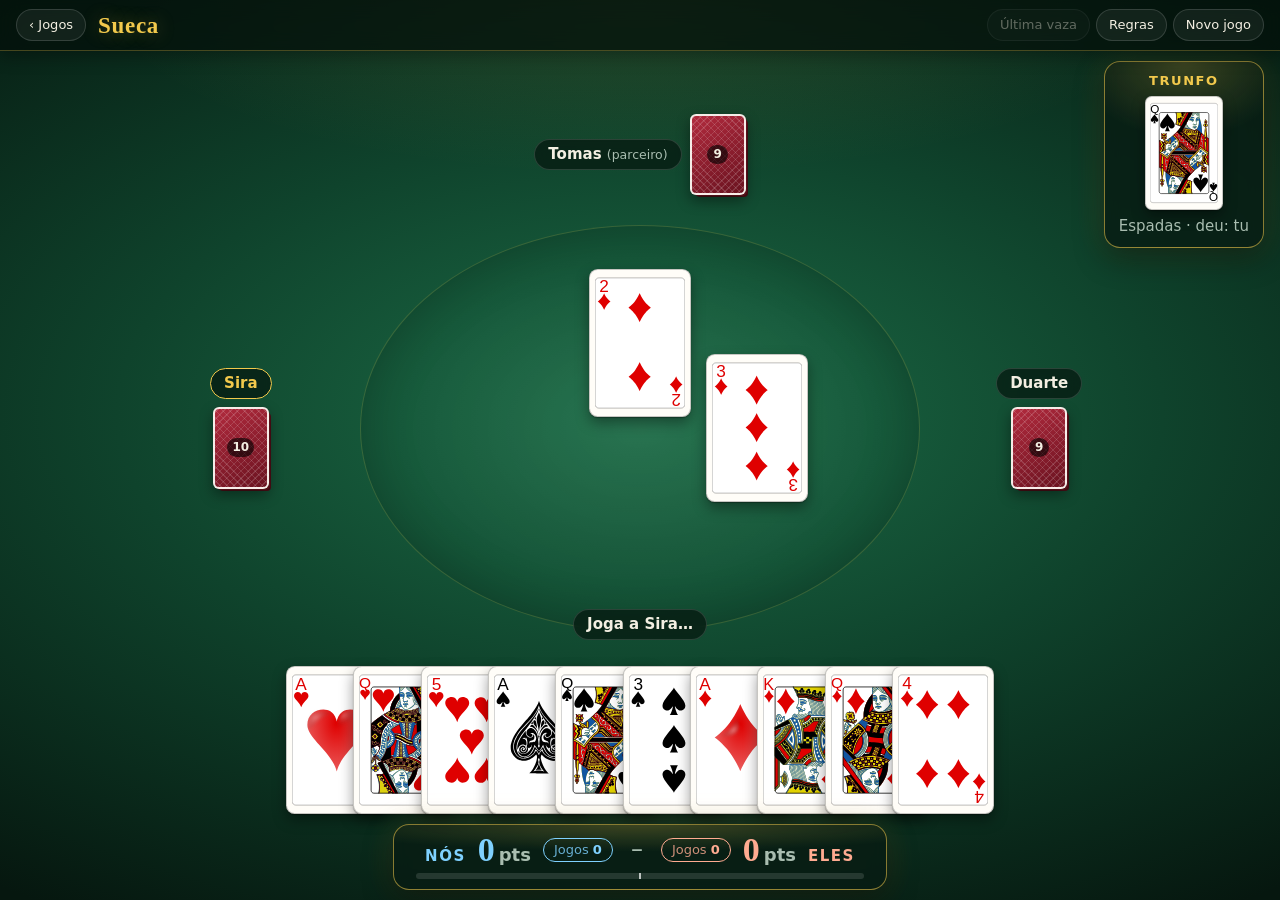
<file: sueca.html>
<!doctype html>
<html lang="pt-PT">
<head>
<meta charset="utf-8">
<meta name="viewport" content="width=device-width, initial-scale=1, viewport-fit=cover">
<meta name="theme-color" content="#06170f">
<title>Sueca</title>
<link rel="stylesheet" href="style.css?v=19">
</head>
<body>

<header class="barra">
  <div class="marca"><a class="voltar" href="index.html" aria-label="Voltar à lista de jogos">‹<span class="t-longo"> Jogos</span></a><h1>Sueca</h1></div>
  <nav class="acoes">
    <button type="button" id="btn-ultima" disabled><span class="t-longo">Última vaza</span><span class="t-curto">Vaza</span></button>
    <button type="button" id="btn-regras">Regras</button>
    <button type="button" id="btn-novo"><span class="t-longo">Novo jogo</span><span class="t-curto">Novo</span></button>
  </nav>
</header>

<main class="mesa">
  <div class="lugar topo" id="lugar-2">
    <span class="nome"></span>
    <span class="costas"><b></b></span>
  </div>
  <div class="lugar esquerda" id="lugar-3">
    <span class="nome"></span>
    <span class="costas"><b></b></span>
  </div>

  <div class="vaza" id="vaza" aria-label="Cartas na mesa">
    <div class="slot s0" id="slot-0"></div>
    <div class="slot s1" id="slot-1"></div>
    <div class="slot s2" id="slot-2"></div>
    <div class="slot s3" id="slot-3"></div>
  </div>

  <div class="lugar direita" id="lugar-1">
    <span class="nome"></span>
    <span class="costas"><b></b></span>
  </div>

  <aside class="trunfo" aria-label="Trunfo">
    <span class="rotulo">Trunfo</span>
    <span class="carta mini" id="trunfo-carta"></span>
    <span class="detalhe" id="trunfo-detalhe"></span>
  </aside>
</main>

<footer class="eu" id="lugar-0">
  <p class="estado" id="estado" aria-live="polite"></p>
  <div class="mao" id="mao" aria-label="A tua mão"></div>
</footer>

<div class="placar" aria-label="Pontuação">
  <div class="equipa nos">
    <span class="rotulo">Nós</span>
    <span class="pontos"><span id="pontos-0">0</span><small>pts</small></span>
    <span class="jogos" title="Jogos ganhos"><b id="jogos-0">0</b></span>
  </div>
  <span class="sep">–</span>
  <div class="equipa eles">
    <span class="rotulo">Eles</span>
    <span class="pontos"><span id="pontos-1">0</span><small>pts</small></span>
    <span class="jogos" title="Jogos ganhos"><b id="jogos-1">0</b></span>
  </div>
  <div class="placar-barra" aria-hidden="true"><span id="barra-0"></span><span id="barra-1"></span><i></i></div>
</div>

<dialog id="dlg-fim"></dialog>

<dialog id="dlg-ultima">
  <h2>Última vaza</h2>
  <div class="ultima" id="ultima-cartas"></div>
  <p id="ultima-texto"></p>
  <form method="dialog"><button class="principal">Fechar</button></form>
</dialog>

<dialog id="dlg-regras">
  <h2>Regras da Sueca</h2>
  <ul>
    <li>Quatro jogadores, duas equipas: tu (Noah) jogas com o <b>Tomas</b> (à tua frente) contra o Duarte e a Sira.</li>
    <li>Baralho de 40 cartas (sem 8, 9 e 10). Cada jogador recebe 10 cartas e joga-se no sentido contrário ao dos ponteiros do relógio.</li>
    <li>Ordem das cartas, da mais forte para a mais fraca: <b>Ás, 7, Rei, Valete, Dama</b>, 6, 5, 4, 3, 2.</li>
    <li>Pontos: Ás 11 · Sete 10 · Rei 4 · Valete 3 · Dama 2. No total há 120 pontos.</li>
    <li>O trunfo é o naipe da carta mostrada por quem dá. Joga primeiro quem está à direita de quem deu.</li>
    <li>É obrigatório assistir ao naipe de saída. Quem não tiver esse naipe pode jogar qualquer carta, incluindo trunfo.</li>
    <li>Ganha a vaza o trunfo mais alto ou, não havendo trunfos, a carta mais alta do naipe de saída.</li>
    <li>Ganha a partida a equipa com mais de 60 pontos: vale <b>1 jogo</b>; com 91 ou mais (capote) vale <b>2</b>; com todas as vazas (bandeira) vale <b>4</b>. 60–60 é empate.</li>
    <li>Ganha quem chegar primeiro aos <b>4 jogos</b>.</li>
  </ul>
  <p class="creditos">Imagens das cartas: <i>Vector Playing Cards</i> de Byron Knoll, em domínio público.</p>
  <form method="dialog"><button class="principal">Fechar</button></form>
</dialog>

<script src="cartas.js?v=19"></script>
<script src="fim.js?v=19"></script>
<script src="sueca.js?v=19"></script>
</body>
</html>
</file>
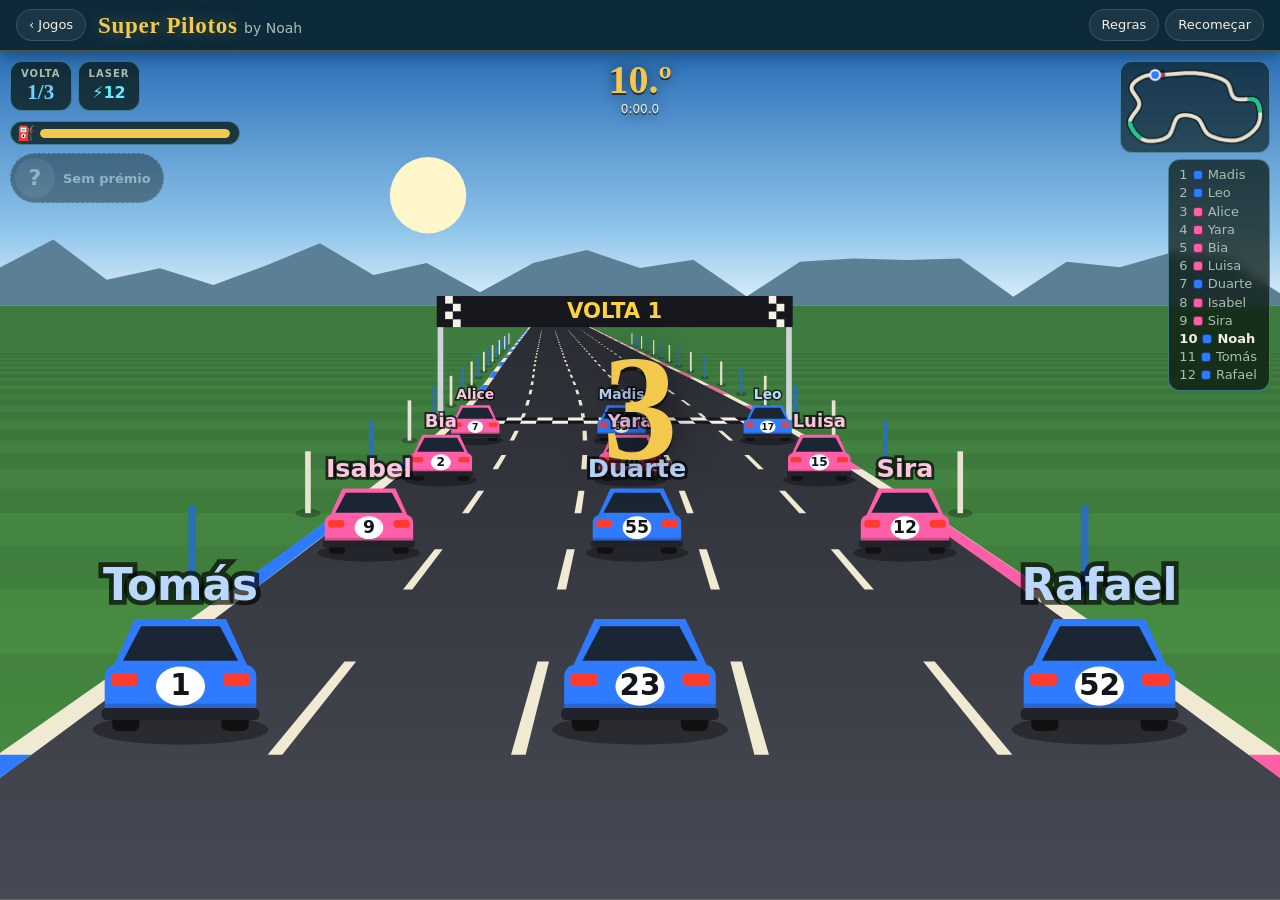
<file: superpilotos.html>
<!doctype html>
<html lang="pt-PT">
<head>
<meta charset="utf-8">
<meta name="viewport" content="width=device-width, initial-scale=1, viewport-fit=cover">
<meta name="theme-color" content="#06170f">
<title>Super Pilotos by Noah</title>
<link rel="stylesheet" href="style.css?v=19">
</head>
<body class="superpilotos" data-comando="superpilotos">

<header class="barra">
  <div class="marca"><a class="voltar" href="index.html" aria-label="Voltar à lista de jogos">‹<span class="t-longo"> Jogos</span></a><h1>Super Pilotos<span class="t-longo"> <small>by Noah</small></span></h1></div>
  <nav class="acoes">
    <button type="button" id="btn-regras">Regras</button>
    <button type="button" id="btn-novo"><span class="t-longo">Recomeçar</span><span class="t-curto">Novo</span></button>
  </nav>
</header>

<main class="recinto">
  <canvas id="tela" aria-label="Pista vista de trás do teu carro"></canvas>

  <div class="hud" aria-live="off">
    <div class="hud-caixa"><span>Volta</span><b id="hud-volta">1/3</b></div>
    <div class="hud-caixa"><span>Laser</span><b class="lasers" id="hud-laser">⚡12</b></div>
  </div>
  <div class="metros" aria-label="Lugar na corrida"><b id="hud-lugar">—</b><small id="hud-tempo">0:00.0</small></div>
  <div class="hud hud-direita hud-mapa">
    <canvas class="mapa" id="mapa" aria-label="Mapa do circuito"></canvas>
    <ol class="hud-ordem" id="hud-ordem" aria-label="Classificação"></ol>
  </div>
  <div class="premio" id="hud-premio" aria-label="Prémio guardado"><b id="hud-premio-icone">?</b><span><i id="hud-premio-nome">Sem prémio</i><small>Espaço</small></span></div>
  <div class="deposito" id="deposito" aria-label="Gasolina"><span>⛽</span><i><b id="deposito-nivel"></b></i></div>
  <div class="hud-grande" id="hud-grande" aria-live="polite"></div>

  <div class="toques" aria-label="Comandos">
    <div><button type="button" data-dir="-1" aria-label="Faixa da esquerda">◀</button></div>
    <div class="mudancas"><button type="button" class="tiro" id="btn-tiro" data-laser="1" aria-label="Disparar o laser">⚡</button></div>
    <div><button type="button" data-dir="1" aria-label="Faixa da direita">▶</button></div>
  </div>
</main>

<dialog id="dlg-fim"></dialog>

<dialog id="dlg-regras">
  <h2>Regras dos Super Pilotos</h2>
  <ul>
    <li>Corrida de <b>3 voltas</b> com <b>12 pilotos</b> numa pista de cinco faixas: os <b>Meninos</b> (carros azuis) contra as <b>Meninas</b> (carros cor-de-rosa). Tu és o <b>Noah</b>, com o <b>número 23</b>. Na primeira corrida partes de trás; depois, cada piloto parte do <b>lugar em que acabou a corrida anterior</b>.</li>
    <li>O teu carro anda <b>sempre o mais depressa que pode</b>. Tu mudas de faixa com a <b>seta para a esquerda</b> e a <b>seta para a direita</b>. No telemóvel, toca no lado esquerdo ou direito do ecrã.</li>
    <li>Na pista há obstáculos. <b>Pedras</b>, <b>troncos</b> e <b>animais</b> param o carro; as <b>poças</b> fazem-no abrandar; os <b>saltos</b> põem-no no ar (lá em cima não dá para virar nem disparar) e, ao aterrar, dão um <b>turbo</b> 🔥 de um segundo e pouco.</li>
    <li>Cada piloto tem <b>12 lasers</b> para a corrida toda (<b>barra de espaços</b> ou o botão ⚡). O laser desfaz a pedra ou o tronco que estiver à frente, espanta os animais e trava o carro que for atingido. Sem nada à frente, não dispara nem gasta.</li>
    <li>As <b>caixas surpresa</b> (os cubos coloridos com um «?») dão um <b>turbo</b> 🔥 ou um <b>míssil</b> 🚀. O prémio fica <b>guardado</b> (aparece no canto do ecrã e no botão) até carregares na <b>barra de espaços</b>; enquanto tiveres um guardado, o espaço usa o prémio em vez do laser, e não apanhas outra caixa. Uma caixa apanhada volta a aparecer <b>3 segundos</b> depois, para dar hipótese a outro piloto. O turbo dura mais para quem vai mais atrás; o míssil persegue o piloto que vai à tua frente, acerta-lhe sempre e deixa-o <b>parado uns segundos</b>, como quando acaba a gasolina. <b>Quem vai em primeiro não apanha caixas.</b></li>
    <li>Se virares contra um carro que vai ao teu lado, <b>empurra-lo</b> para a faixa seguinte. Atrás de outro carro na mesma faixa ficas preso à velocidade dele.</li>
    <li>A <b>gasolina</b> vai-se gastando. Em cada volta há duas <b>faixas de abastecimento</b> (verdes, com a placa ⛽), uma à esquerda e outra à direita: entra nelas para encher o depósito e sai antes de acabarem. Sem gasolina o carro fica parado uns segundos.</li>
    <li>No início de cada corrida sorteia-se <b>quem são os pilotos mais fortes</b>: nunca sabes quem vai dar mais luta. No fim, cada lugar dá pontos à equipa.</li>
  </ul>
  <form method="dialog"><button class="principal">Fechar</button></form>
</dialog>

<script src="fim.js?v=19"></script>
<script src="superpilotos.js?v=19"></script>
<script src="comando.js?v=19"></script>
</body>
</html>
</file>
<file: style.css>
:root {
  --fundo: #06170f;
  --painel: rgba(8, 28, 19, .8);
  --linha: rgba(255, 255, 255, .14);
  --texto: #f3efe2;
  --texto-suave: #a9bdb0;
  --ouro: #f2c94c;
  --nos: #7fd1ff;
  --eles: #ffab91;
  --perigo: #ff7b6b;
  --copas: #ff5d73;
  --peixe: #6ee7c5;
  --cinq: #ffb347;
  --blackjack: #c7a6ff;
  --rally: #ffa24a;
  --contramao: #ff8fb1;
  --downforce: #ffd23f;
  --superpilotos: #6fd3ff;
  --carta-fundo: #fffdf8;
  --tom: var(--ouro);
  --serifa: Georgia, "Times New Roman", serif;
  --cw: clamp(48px, min(13vw, (100dvh - 390px) * 0.2), 124px);
}

/* Derivados de --cw, recalculados em cada elemento para que cartas pequenas mantenham a proporção. */
* {
  box-sizing: border-box;
  --ch: calc(var(--cw) * 1.4523);
  --raio: calc(var(--cw) * 0.085);
}

html, body { height: 100%; margin: 0; }

body {
  display: grid;
  grid-template-rows: auto 1fr auto auto;
  height: 100dvh;
  overflow: hidden;
  background:
    radial-gradient(ellipse 60% 28% at 50% 0%, rgba(242, 201, 76, .1), transparent 70%),
    radial-gradient(ellipse 85% 65% at 50% 46%, #1c6d47 0%, #0f432c 48%, var(--fundo) 100%),
    var(--fundo);
  background-attachment: fixed;
  color: var(--texto);
  font: 15px/1.4 system-ui, -apple-system, "Segoe UI", Roboto, sans-serif;
  -webkit-tap-highlight-color: transparent;
  touch-action: manipulation;
  user-select: none;
}

button { font: inherit; color: inherit; cursor: pointer; }
.t-curto { display: none; } /* textos curtos dos botões, só em ecrãs estreitos */
button:focus-visible, a:focus-visible { outline: 3px solid var(--ouro); outline-offset: 2px; }

/* ---------- Painéis de vidro (o mesmo estilo dos ecrãs de fim de partida) ---------- */
.trunfo, .placar, .passe, .jogo, dialog {
  border: 1.5px solid color-mix(in srgb, var(--tom) 55%, transparent);
  border-radius: 16px;
  background:
    radial-gradient(ellipse 90% 55% at 50% 0%, color-mix(in srgb, var(--tom) 22%, transparent), transparent 75%),
    var(--painel);
  box-shadow: 0 10px 30px rgba(0, 0, 0, .45), 0 0 34px color-mix(in srgb, var(--tom) 14%, transparent);
  backdrop-filter: blur(8px);
}

/* ---------- Barra superior ---------- */
.barra {
  display: flex;
  align-items: center;
  justify-content: space-between;
  flex-wrap: wrap;
  gap: 6px 16px;
  padding: 9px 16px;
  background: rgba(4, 16, 10, .72);
  border-bottom: 1px solid rgba(242, 201, 76, .28);
  box-shadow: 0 4px 18px rgba(0, 0, 0, .35);
  backdrop-filter: blur(10px);
  z-index: 2;
}
.marca { display: flex; align-items: center; gap: 12px; }
.barra h1 {
  margin: 0;
  font: 700 23px/1 var(--serifa);
  letter-spacing: .03em;
  color: var(--ouro);
  text-shadow: 0 0 18px rgba(242, 201, 76, .35);
}
.voltar, .acoes button {
  padding: 6px 12px;
  border: 1px solid var(--linha);
  border-radius: 999px;
  background: rgba(255, 255, 255, .06);
  color: var(--texto);
  font-size: 13px;
  text-decoration: none;
  white-space: nowrap;
  transition: background .15s, border-color .15s, color .15s, transform .15s;
}
.voltar:hover, .acoes button:hover:not(:disabled) {
  background: rgba(242, 201, 76, .12);
  border-color: var(--ouro);
  color: var(--ouro);
}
.acoes button:active:not(:disabled) { transform: scale(.96); }
.acoes { display: flex; gap: 6px; }
.acoes button:disabled { opacity: .38; cursor: default; }

/* ---------- Cartas ---------- */
.carta {
  display: block;
  width: var(--cw);
  height: var(--ch);
  padding: calc(var(--cw) * 0.05);
  border: 1px solid rgba(0, 0, 0, .22);
  border-radius: var(--raio);
  background: var(--carta-fundo);
  box-shadow: 0 1px 1px rgba(0, 0, 0, .3), 0 6px 14px rgba(0, 0, 0, .38);
  flex: none;
}
.carta img { display: block; width: 100%; height: 100%; pointer-events: none; }
.carta.mini { --cw: clamp(54px, 11dvh, 78px); }

.costas {
  display: grid;
  place-items: center;
  width: calc(var(--cw) * 0.55);
  height: calc(var(--ch) * 0.55);
  border: 2px solid rgba(255, 253, 248, .92);
  border-radius: calc(var(--raio) * 0.7);
  background:
    repeating-linear-gradient(45deg, transparent 0 4px, rgba(255, 255, 255, .14) 4px 5px),
    repeating-linear-gradient(-45deg, transparent 0 4px, rgba(255, 255, 255, .14) 4px 5px),
    linear-gradient(150deg, #b12a3d, #6a1320);
  box-shadow: 0 6px 14px rgba(0, 0, 0, .4), 2px 2px 0 -1px #6d1620, 4px 4px 0 -2px #4c0e16;
}
.costas b {
  min-width: 1.7em;
  padding: 1px 5px;
  border-radius: 999px;
  background: rgba(0, 0, 0, .62);
  font-size: 12px;
  text-align: center;
}
.costas.vazio { visibility: hidden; }
.costas.grande { width: var(--cw); height: var(--ch); border-radius: var(--raio); }
.costas.grande b { font-size: 14px; }

/* ---------- Mesa ---------- */
.mesa {
  position: relative;
  display: grid;
  grid-template-columns: minmax(0, 1fr) auto minmax(0, 1fr);
  grid-template-rows: auto 1fr;
  align-items: center;
  justify-items: center;
  gap: 6px;
  padding: 10px 16px 0;
  min-height: 0;
}
.lugar { display: flex; align-items: center; gap: 8px; }
.lugar.topo { grid-column: 1 / -1; grid-row: 1; }
.lugar.esquerda, .lugar.direita { flex-direction: column; }
.lugar.esquerda { grid-column: 1; grid-row: 2; }
.lugar.direita { grid-column: 3; grid-row: 2; }

.nome, .estado {
  padding: 4px 13px;
  border: 1.5px solid var(--linha);
  border-radius: 999px;
  background: rgba(4, 16, 10, .62);
  font-weight: 600;
  backdrop-filter: blur(6px);
  transition: border-color .2s, box-shadow .2s, color .2s;
}
.nome { white-space: nowrap; }
.nome small { font-weight: 400; color: var(--texto-suave); }
.lugar.ativo .nome, .eu.ativo .estado {
  border-color: var(--ouro);
  color: var(--ouro);
  animation: pulsa 1.4s ease-in-out infinite;
}
.lugar.ativo .nome small { color: inherit; opacity: .8; }
@keyframes pulsa {
  0%, 100% { box-shadow: 0 0 8px rgba(242, 201, 76, .35); }
  50% { box-shadow: 0 0 20px rgba(242, 201, 76, .75); }
}

.vaza {
  grid-column: 2;
  grid-row: 2;
  position: relative;
  width: calc(var(--cw) * 3.3);
  height: calc(var(--ch) * 2.15);
}
/* Anel decorativo no centro da mesa. */
.vaza::before {
  content: "";
  position: absolute;
  inset: calc(var(--ch) * -0.3) calc(var(--cw) * -1.1);
  border: 1px solid rgba(242, 201, 76, .16);
  border-radius: 50%;
  background: radial-gradient(ellipse, rgba(255, 255, 255, .06), transparent 68%);
  box-shadow: inset 0 0 50px rgba(0, 0, 0, .22);
  pointer-events: none;
}
.vaza.dupla { width: calc(var(--cw) * 1.2); }
.vaza.dupla::before { inset: calc(var(--ch) * -0.3) calc(var(--cw) * -2.3); }

.slot { position: absolute; transition: transform .4s ease-in, opacity .4s ease-in; }
.slot.s0 { left: 50%; bottom: 0; margin-left: calc(var(--cw) / -2); }
.slot.s2 { left: 50%; top: 0; margin-left: calc(var(--cw) / -2); }
.slot.s1 { right: 0; top: 50%; margin-top: calc(var(--ch) / -2); }
.slot.s3 { left: 0; top: 50%; margin-top: calc(var(--ch) / -2); }

.slot .carta { animation: entra .3s cubic-bezier(.2, 1.2, .4, 1) both; transition: box-shadow .2s, transform .2s; }
.slot.s0 .carta { --de: 0, 90%; }
.slot.s1 .carta { --de: 110%, 0; }
.slot.s2 .carta { --de: 0, -90%; }
.slot.s3 .carta { --de: -110%, 0; }
@keyframes entra {
  from { transform: translate(var(--de)) scale(.9); opacity: 0; }
}
.slot.ganha { z-index: 1; }
.slot.ganha .carta {
  transform: scale(1.06);
  box-shadow: 0 0 0 3px var(--ouro), 0 0 26px rgba(242, 201, 76, .7), 0 8px 18px rgba(0, 0, 0, .5);
}

.vaza.recolhe .slot { opacity: 0; }
.vaza.para-0 .slot { transform: translateY(calc(var(--ch) * 1.2)) scale(.6); }
.vaza.para-1 .slot { transform: translateX(calc(var(--cw) * 2)) scale(.6); }
.vaza.para-2 .slot { transform: translateY(calc(var(--ch) * -1.2)) scale(.6); }
.vaza.para-3 .slot { transform: translateX(calc(var(--cw) * -2)) scale(.6); }

.trunfo {
  grid-column: 3;
  grid-row: 1;
  justify-self: end;
  align-self: start;
  display: flex;
  flex-direction: column;
  align-items: center;
  gap: 6px;
  padding: 10px 14px;
  font-size: 15px;
  text-align: center;
}
.trunfo .rotulo, .passe .rotulo {
  font-size: 13px;
  font-weight: 700;
  text-transform: uppercase;
  letter-spacing: .12em;
  color: var(--tom);
}
.trunfo .detalhe { color: var(--texto-suave); max-width: 15em; white-space: nowrap; }

/* ---------- Jogador ---------- */
.eu { display: flex; flex-direction: column; align-items: center; padding: 0 16px 10px; }
.estado { margin: 6px 0 8px; min-height: 1.4em; text-align: center; }

.mao {
  --passo: min(var(--cw) * 0.66, (100vw - 32px - var(--cw)) / var(--espacos, 9));
  display: flex;
  justify-content: center;
  width: 100%;
  min-height: var(--ch);
  padding-top: calc(var(--ch) * 0.12);
}
.mao .carta {
  position: relative; /* as cartas escurecidas usam filter; sem isto ficavam por cima das jogáveis */
  margin-left: calc(var(--passo) - var(--cw));
  transition: transform .14s, filter .14s, box-shadow .14s;
  cursor: default;
}
.mao .carta:first-child { margin-left: 0; }
.mao .carta.jogavel { cursor: pointer; transform: translateY(-5%); z-index: 1; }
.mao .carta.jogavel:focus-visible {
  transform: translateY(-16%);
  z-index: 2;
  box-shadow: 0 0 0 2px var(--ouro), 0 0 22px rgba(242, 201, 76, .55), 0 14px 24px rgba(0, 0, 0, .45);
}
@media (hover: hover) {
  .mao .carta.jogavel:hover {
    transform: translateY(-16%);
    z-index: 2;
    box-shadow: 0 0 0 2px var(--ouro), 0 0 22px rgba(242, 201, 76, .55), 0 14px 24px rgba(0, 0, 0, .45);
  }
}
.mao .carta.jogavel:active { transform: translateY(-10%) scale(.97); }
.mao .carta.proibida { filter: brightness(.5) saturate(.6); }
.mao .carta.recebida { box-shadow: 0 0 0 3px var(--nos), 0 0 20px rgba(127, 209, 255, .6), 0 6px 14px rgba(0, 0, 0, .4); }
.mao .carta.nova { animation: compra .35s ease-out; }
@keyframes compra {
  from { transform: translateY(-60%); opacity: 0; }
}
.mao.dar .carta { animation: dar .3s cubic-bezier(.2, 1.1, .4, 1) both; animation-delay: calc(var(--i, 0) * 30ms); }
@keyframes dar {
  from { transform: translateY(70%) rotate(8deg); opacity: 0; }
}

/* ---------- Pontuação (fundo da janela) ---------- */
.placar {
  display: flex;
  align-items: center;
  justify-content: center;
  flex-wrap: wrap;
  gap: 6px 18px;
  width: fit-content;
  max-width: calc(100vw - 20px);
  margin: 0 auto max(10px, env(safe-area-inset-bottom));
  padding: 8px 22px 10px;
}
.equipa { display: flex; align-items: baseline; gap: 12px; }
.equipa.eles { flex-direction: row-reverse; }
.equipa .rotulo { font-size: 15px; font-weight: 700; text-transform: uppercase; letter-spacing: .1em; }
.equipa .pontos { font: 700 34px/1 var(--serifa); font-variant-numeric: tabular-nums; }
.equipa .pontos small { margin-left: 4px; font: 600 14px/1 system-ui, sans-serif; color: var(--texto-suave); }
.equipa .jogos {
  align-self: center;
  padding: 2px 10px;
  border: 1.5px solid currentColor;
  border-radius: 999px;
  font-size: 13px;
  white-space: nowrap;
}
.equipa .jogos::before { content: "Jogos "; opacity: .8; }
.equipa.nos { color: var(--nos); }
.equipa.eles { color: var(--eles); }
.sep { color: var(--texto-suave); }
.placar > .sep { font-size: 24px; }

.placar-barra {
  position: relative;
  display: flex;
  justify-content: space-between;
  flex-basis: 100%;
  height: 6px;
  border-radius: 999px;
  background: rgba(255, 255, 255, .12);
  overflow: hidden;
}
.placar-barra span { height: 100%; transition: width .5s cubic-bezier(.2, .8, .2, 1); }
.placar-barra span:first-child { background: var(--nos); }
.placar-barra span:nth-child(2) { background: var(--eles); }
.placar-barra i { position: absolute; left: 50%; top: 0; width: 2px; height: 100%; margin-left: -1px; background: rgba(255, 255, 255, .7); }

/* Copas: quatro jogadores, cada um por si. */
.placar.quatro { gap: 6px 26px; padding: 8px 26px; }
.jog { display: flex; flex-direction: column; align-items: center; min-width: 58px; color: var(--texto); }
.jog.eu { color: var(--nos); }
.jog .rotulo { font-size: 12px; font-weight: 700; text-transform: uppercase; letter-spacing: .1em; opacity: .85; }
.jog .total { font: 700 30px/1.05 var(--serifa); font-variant-numeric: tabular-nums; }
.jog .ronda { font-size: 13px; color: var(--texto-suave); font-variant-numeric: tabular-nums; }
.jog .ronda.tem { color: var(--copas); font-weight: 700; }

/* ---------- Bisca dos Três ---------- */
.bisca .mao { --passo: calc(var(--cw) * 1.12); }
.baralho {
  grid-column: 1;
  grid-row: 2;
  justify-self: end;
  margin-right: calc(var(--cw) * 0.4);
  position: relative;
  z-index: 1;
  width: calc(var(--cw) * 1.75);
  height: var(--ch);
}
.baralho .costas { position: absolute; left: 0; top: 0; }
.baralho .carta {
  position: absolute;
  left: calc(var(--cw) * 0.55);
  top: 0;
  transform: rotate(90deg);
}
.baralho.so-trunfo .costas, .baralho.vazio { visibility: hidden; }
.baralho.so-trunfo .carta { visibility: visible; }

/* ---------- Copas ---------- */
.copas { --tom: var(--copas); }
.copas .mao { --espacos: 12; }
.coracao {
  font-size: clamp(40px, 9dvh, 64px);
  line-height: 1;
  color: rgba(255, 255, 255, .22);
  transition: color .4s, text-shadow .4s, transform .4s;
}
.coracao.aberta {
  color: var(--copas);
  text-shadow: 0 0 22px rgba(255, 93, 115, .8);
  transform: scale(1.12);
}

/* Quadro com as cartas escolhidas para passar, no centro da mesa. */
.passe {
  --tom: var(--ouro);
  grid-column: 2;
  grid-row: 2;
  z-index: 1;
  display: flex;
  flex-direction: column;
  align-items: center;
  gap: 12px;
  padding: 14px 18px 16px;
  animation: fim-entra .3s cubic-bezier(.2, 1.3, .4, 1) both;
}
.passe[hidden] { display: none; }
.passe-cartas { display: flex; gap: calc(var(--cw) * 0.14); }
.passe-slot {
  width: var(--cw);
  height: var(--ch);
  border: 2px dashed rgba(255, 255, 255, .3);
  border-radius: var(--raio);
  background: rgba(255, 255, 255, .04);
}
.passe-slot.cheio { border-color: transparent; background: none; }
.passe-slot .carta {
  --de: 0, 70%;
  margin: -2px;
  cursor: pointer;
  animation: entra .25s cubic-bezier(.2, 1.2, .4, 1) both;
  transition: transform .14s, box-shadow .14s;
  box-shadow: 0 0 0 2px var(--ouro), 0 0 18px rgba(242, 201, 76, .45), 0 6px 14px rgba(0, 0, 0, .4);
}
.passe-slot .carta:active { transform: scale(.94); }
@media (hover: hover) {
.passe-slot .carta:hover { transform: translateY(6%) scale(.96); box-shadow: 0 0 0 2px var(--perigo), 0 6px 14px rgba(0, 0, 0, .4); }
}

/* ---------- Botão principal ---------- */
.principal {
  padding: 10px 24px;
  border: 0;
  border-radius: 999px;
  background: linear-gradient(180deg, #f8da6c, #e8b737);
  color: #2a2100;
  font-weight: 700;
  white-space: nowrap;
  box-shadow: 0 4px 14px rgba(242, 201, 76, .35), inset 0 1px 0 rgba(255, 255, 255, .5);
  transition: transform .15s, filter .15s, box-shadow .15s;
}
.principal:hover:not(:disabled) { transform: translateY(-2px); filter: brightness(1.06); box-shadow: 0 8px 20px rgba(242, 201, 76, .45); }
.principal:active:not(:disabled) { transform: scale(.97); }
.principal:disabled { opacity: .45; cursor: default; box-shadow: none; }

/* ---------- Diálogos ---------- */
dialog {
  --tom: var(--ouro);
  width: min(480px, calc(100vw - 32px));
  max-height: calc(100dvh - 32px);
  padding: 24px;
  background-color: #0c2a1c;
  color: var(--texto);
  user-select: text;
}
dialog[open] { animation: fim-entra .3s cubic-bezier(.2, 1.3, .4, 1) both; }
dialog::backdrop { background: rgba(2, 10, 6, .68); backdrop-filter: blur(3px); }
dialog h2 { margin: 0 0 12px; font: 700 24px/1.2 var(--serifa); color: var(--ouro); text-align: center; }
dialog ul { padding-left: 1.2em; margin: 0 0 14px; }
dialog li { margin-bottom: 7px; }
dialog li::marker { color: var(--ouro); }
dialog p { margin: 0 0 12px; }
dialog form { text-align: center; }
.creditos { font-size: 12px; color: var(--texto-suave); text-align: center; }
#ultima-texto { text-align: center; }

.ultima { display: flex; justify-content: center; gap: 8px; margin-bottom: 12px; --cw: min(76px, (100vw - 120px) / 4); }
.ultima figure { margin: 0; text-align: center; font-size: 12px; color: var(--texto-suave); }
.ultima figcaption { margin-top: 6px; }
.ultima .ganhou { color: var(--ouro); font-weight: 700; }
.ultima .ganhou .carta { box-shadow: 0 0 0 3px var(--ouro), 0 0 18px rgba(242, 201, 76, .6); }

/* ---------- Fim de partida ---------- */
dialog.fim {
  --tom: var(--texto-suave);
  width: min(420px, calc(100vw - 32px));
  padding: 0;
  overflow: visible;
  border-width: 2px;
  border-color: color-mix(in srgb, var(--tom) 70%, transparent);
  background:
    radial-gradient(ellipse 90% 55% at 50% 0%, color-mix(in srgb, var(--tom) 32%, transparent), transparent 75%),
    #10301f;
  box-shadow: 0 16px 48px rgba(0, 0, 0, .6), 0 0 60px color-mix(in srgb, var(--tom) 30%, transparent);
  text-align: center;
  user-select: none;
  animation: none;
}
dialog.fim.vitoria, dialog.fim.campeao { --tom: var(--ouro); }
dialog.fim.derrota, dialog.fim.eliminado { --tom: var(--perigo); }
dialog.fim.vitoria::backdrop, dialog.fim.campeao::backdrop { background: rgba(20, 40, 10, .6); }
dialog.fim.derrota::backdrop, dialog.fim.eliminado::backdrop { background: rgba(30, 5, 5, .72); }

.fim-corpo {
  display: flex;
  flex-direction: column;
  align-items: center;
  gap: 12px;
  padding: 26px 22px 24px;
  animation: fim-entra .45s cubic-bezier(.2, 1.5, .4, 1) both;
}
.derrota .fim-corpo, .eliminado .fim-corpo { animation: fim-abana .6s ease-out both; }
.fim-corpo p { margin: 0; }
@keyframes fim-entra {
  from { transform: scale(.7); opacity: 0; }
}
@keyframes fim-abana {
  0% { transform: translateY(-30px); opacity: 0; }
  30% { transform: translateX(-10px); opacity: 1; }
  45% { transform: translateX(9px); }
  60% { transform: translateX(-6px); }
  75% { transform: translateX(4px); }
  100% { transform: none; }
}

.fim-icone {
  font-size: 68px;
  line-height: 1;
  filter: drop-shadow(0 4px 10px rgba(0, 0, 0, .5));
}
.vitoria .fim-icone, .campeao .fim-icone { animation: fim-salta 1.1s ease-in-out .3s infinite alternate; }
.campeao .fim-icone { font-size: 88px; }
.derrota .fim-icone, .eliminado .fim-icone { animation: fim-murcha 2.4s ease-in-out .5s infinite alternate; }
@keyframes fim-salta {
  from { transform: translateY(0) rotate(-8deg) scale(1); }
  to { transform: translateY(-10px) rotate(8deg) scale(1.12); }
}
@keyframes fim-murcha {
  from { transform: none; }
  to { transform: translateY(5px) rotate(-7deg) scale(.94); }
}

dialog.fim h2 { margin: 0; font-size: 28px; color: var(--tom); text-wrap: balance; }
dialog.fim.empate h2 { color: var(--texto); }
.fim-etiqueta {
  padding: 3px 14px;
  border-radius: 999px;
  background: var(--tom);
  color: #1b1400;
  font-weight: 800;
  text-transform: uppercase;
  letter-spacing: .1em;
  transform: rotate(-3deg);
}

.fim-placar { display: flex; align-items: flex-end; justify-content: center; gap: 18px; margin-top: 4px; }
.fim-placar .lado { display: flex; flex-direction: column; align-items: center; min-width: 96px; opacity: .6; }
.fim-placar .lado.maior { opacity: 1; }
.fim-placar .quem { font-size: 12px; text-transform: uppercase; letter-spacing: .1em; }
.fim-placar .num { font: 700 44px/1 var(--serifa); font-variant-numeric: tabular-nums; transition: font-size .3s; }
.fim-placar .maior .num { font-size: 64px; }
.fim-placar .nos { color: var(--nos); }
.fim-placar .eles { color: var(--eles); }
.fim-placar .sep { font-size: 30px; padding-bottom: 8px; }

.fim-barra {
  position: relative;
  width: 100%;
  height: 10px;
  border-radius: 999px;
  background: var(--eles);
  overflow: hidden;
}
.fim-barra span {
  display: block;
  height: 100%;
  background: var(--nos);
  border-right: 2px solid #10301f;
  transition: width .9s cubic-bezier(.2, .8, .2, 1);
}
.fim-barra i { position: absolute; left: 50%; top: 0; width: 2px; height: 100%; margin-left: -1px; background: rgba(0, 0, 0, .55); }

.fim-jogos { display: flex; align-items: center; justify-content: center; gap: 10px; font-size: 13px; color: var(--texto-suave); }
.pips { display: flex; gap: 5px; }
.pips.eles { flex-direction: row-reverse; margin-left: 8px; }
.pips i { width: 14px; height: 14px; border-radius: 50%; border: 2px solid currentColor; opacity: .45; }
.pips.nos { color: var(--nos); }
.pips.eles { color: var(--eles); }
.pips i.cheio { background: currentColor; opacity: 1; }
.pips i.novo { animation: fim-pip .5s cubic-bezier(.2, 2, .4, 1) 1s both; }
@keyframes fim-pip {
  from { transform: scale(0); }
  60% { transform: scale(1.7); box-shadow: 0 0 14px currentColor; }
}

/* Tabela de classificação (Copas). */
.fim-tabela { display: grid; gap: 7px; width: 100%; }
.fim:not(.tabela) .fim-tabela,
.fim.tabela .fim-placar, .fim.tabela .fim-barra, .fim.tabela .fim-jogos { display: none; }
.linha {
  display: grid;
  grid-template-columns: 5.2em 2.6em 1fr 2.4em;
  align-items: center;
  gap: 8px;
  padding: 7px 12px;
  border: 1.5px solid transparent;
  border-radius: 12px;
  background: rgba(255, 255, 255, .06);
  text-align: left;
}
.linha.eu { border-color: var(--nos); color: var(--nos); }
.linha .quem { font-weight: 700; }
.linha .mais { color: var(--texto-suave); font-variant-numeric: tabular-nums; }
.linha .mais.tem { color: var(--copas); font-weight: 700; }
.linha .trilho { height: 8px; border-radius: 999px; background: rgba(255, 255, 255, .12); overflow: hidden; }
.linha .trilho span { display: block; height: 100%; border-radius: 999px; background: var(--eles); transition: width .9s cubic-bezier(.2, .8, .2, 1); }
.linha.eu .trilho span { background: var(--nos); }
.linha .total { font: 700 22px/1 var(--serifa); text-align: right; font-variant-numeric: tabular-nums; }

dialog.fim .principal { margin-top: 6px; padding: 11px 30px; font-size: 16px; }
.derrota .principal, .eliminado .principal { background: var(--texto); box-shadow: none; }

.confetes { position: fixed; inset: 0; overflow: hidden; pointer-events: none; }
.confetes i {
  position: absolute;
  top: -24px;
  border-radius: 2px;
  animation: fim-confete linear both;
}
@keyframes fim-confete {
  to { transform: translate(var(--desvio), 110vh) rotate(var(--voltas)) rotateX(3turn); }
}

/* ---------- Painel de jogos ---------- */
body.painel {
  display: block;
  height: auto;
  min-height: 100dvh;
  overflow: auto;
  padding: 0 16px 28px;
}
.capa { text-align: center; padding: 48px 0 32px; }
.capa .naipes { font-size: 20px; letter-spacing: .5em; margin-right: -.5em; color: var(--texto-suave); }
.capa .naipes b { color: var(--copas); font-weight: 400; }
.capa h1 {
  margin: 8px 0 8px;
  font: 700 clamp(34px, 7vw, 56px)/1.05 var(--serifa);
  letter-spacing: .02em;
  color: var(--ouro);
  text-shadow: 0 0 34px rgba(242, 201, 76, .4);
}
.capa p { margin: 0; color: var(--texto-suave); font-size: 16px; }

.jogos-lista {
  display: grid;
  grid-template-columns: repeat(auto-fit, minmax(min(100%, 240px), 1fr));
  gap: 22px;
  max-width: 1180px;
  margin: 0 auto;
}
.jogo {
  --cw: 84px;
  display: flex;
  flex-direction: column;
  align-items: center;
  gap: 18px;
  padding: 30px 22px 24px;
  border-radius: 20px;
  color: var(--texto);
  text-decoration: none;
  transition: transform .2s cubic-bezier(.2, 1.2, .4, 1), box-shadow .2s, border-color .2s;
  animation: sobe .5s cubic-bezier(.2, 1, .4, 1) both;
}
.jogo:nth-child(2) { animation-delay: .08s; }
.jogo:nth-child(3) { animation-delay: .16s; }
.jogo:nth-child(4) { animation-delay: .24s; }
.jogo:nth-child(5) { animation-delay: .32s; }
.jogo:nth-child(5) { animation-delay: .32s; }
@keyframes sobe {
  from { transform: translateY(24px); opacity: 0; }
}
.jogo.bisca-t { --tom: var(--nos); }
.jogo.copas-t { --tom: var(--copas); }
.jogo.peixinho-t { --tom: var(--peixe); }
.jogo.cinquillo-t { --tom: var(--cinq); }
.jogo.blackjack-t { --tom: var(--blackjack); }
.jogo.rally-t { --tom: var(--rally); }
.jogo.contramao-t { --tom: var(--contramao); }
.jogo.downforce-t { --tom: var(--downforce); }
.jogo.superpilotos-t { --tom: var(--superpilotos); }
.jogo:hover {
  transform: translateY(-6px);
  border-color: var(--tom);
  box-shadow: 0 18px 40px rgba(0, 0, 0, .5), 0 0 50px color-mix(in srgb, var(--tom) 32%, transparent);
}
.leque { display: flex; height: calc(var(--ch) * 1.08); padding-top: calc(var(--ch) * 0.08); }
.leque .carta { margin-left: calc(var(--cw) * -0.55); transform-origin: 50% 120%; transition: transform .2s cubic-bezier(.2, 1.2, .4, 1); }
.leque .carta:first-child { margin-left: 0; transform: rotate(-12deg); }
.leque .carta:last-child { transform: rotate(12deg); }
.jogo:hover .leque .carta:first-child { transform: rotate(-19deg); }
.jogo:hover .leque .carta:nth-child(2) { transform: translateY(-6%); }
.jogo:hover .leque .carta:last-child { transform: rotate(19deg); }
.info { display: flex; flex-direction: column; align-items: center; gap: 9px; text-align: center; }
.info h2 { margin: 0; font: 700 26px/1.2 var(--serifa); color: var(--tom); }
.info p { margin: 0; color: var(--texto-suave); }
.chips { display: flex; flex-wrap: wrap; justify-content: center; gap: 6px; }
.chips i {
  padding: 2px 10px;
  border: 1px solid color-mix(in srgb, var(--tom) 50%, transparent);
  border-radius: 999px;
  font-size: 12px;
  font-style: normal;
  color: var(--tom);
}
.guardado { font-size: 13px; color: var(--texto); min-height: 1.4em; }
.jogar {
  padding: 9px 26px;
  border-radius: 999px;
  background: var(--tom);
  color: #1b1400;
  font-weight: 700;
  box-shadow: 0 4px 14px color-mix(in srgb, var(--tom) 40%, transparent);
}
.seccao {
  max-width: 1180px;
  margin: 34px auto 14px;
  font: 700 22px/1.2 var(--serifa);
  letter-spacing: .03em;
  color: var(--texto);
}
.seccao:first-child { margin-top: 0; }
/* Com poucos jogos, os cartões mantêm a largura dos outros em vez de esticarem. */
.jogos-lista.poucos { grid-template-columns: repeat(auto-fill, minmax(min(100%, 240px), 1fr)); }
.pista-mini { height: 100%; filter: drop-shadow(0 8px 14px rgba(0, 0, 0, .45)); transition: transform .2s cubic-bezier(.2, 1.2, .4, 1); }
.jogo:hover .pista-mini { transform: scale(1.06) rotate(-2deg); }
.rodape { margin-top: 32px; text-align: center; font-size: 12px; color: var(--texto-suave); }

/* ---------- Telemóvel ---------- */
@media (max-width: 620px) {
  :root { --cw: clamp(44px, min(17vw, (100dvh - 320px) * 0.19), 84px); }
  .t-longo { display: none; }
  .t-curto { display: inline; }

  /* Barra numa só linha, com botões fáceis de tocar. */
  .barra { flex-wrap: nowrap; gap: 8px; padding: 7px 10px; }
  .marca { gap: 8px; min-width: 0; }
  .barra h1 { font-size: 18px; white-space: nowrap; overflow: hidden; text-overflow: ellipsis; }
  .voltar, .acoes button { padding: 7px 12px; font-size: 13px; }
  .acoes { flex: none; gap: 5px; }

  .mesa { gap: 4px; padding: 8px 10px 0; }
  .lugar { gap: 6px; }
  .lugar.topo { grid-column: 1 / 3; }
  .nome { padding: 3px 10px; font-size: 13px; }
  .costas:not(.grande) { width: calc(var(--cw) * 0.46); height: calc(var(--ch) * 0.46); }
  .vaza { width: calc(var(--cw) * 3.1); height: calc(var(--ch) * 1.8); }
  .vaza::before { inset: calc(var(--ch) * -0.18) calc(var(--cw) * -0.7); }
  .trunfo { gap: 4px; padding: 6px 8px; border-radius: 12px; font-size: 12px; }
  .trunfo .rotulo { font-size: 11px; }
  .trunfo .carta.mini { --cw: 44px; }
  .trunfo .detalhe { display: none; }
  .copas .trunfo .detalhe { display: block; }
  .coracao { font-size: 34px; }
  .passe { gap: 8px; padding: 8px 10px 10px; }
  .passe .rotulo { display: none; } /* o destinatário já aparece no estado e no botão */
  /* Bisca: só 3 cartas na mão, por isso podem ser maiores. */
  body.bisca { --cw: clamp(44px, min(19vw, (100dvh - 320px) * 0.23), 90px); }
  .baralho { margin-right: calc(var(--cw) * 0.1); }
  .passe .principal { padding: 8px 18px; }

  /* Mão: cartas maiores; com mais de 6 cartas passa a duas filas. */
  .eu { padding: 0 12px 8px; }
  .estado { margin: 4px 0 6px; font-size: 13px; }
  .mao {
    --cols: 7;
    --passo: min(var(--cw) * 0.94, (100vw - 24px - var(--cw)) / max(1, var(--cols) - 1));
    display: grid;
    grid-template-columns: repeat(var(--cols), var(--passo));
    justify-content: center;
    row-gap: calc(var(--ch) * -0.36);
    min-height: 0;
    padding-right: max(0px, var(--cw) - var(--passo));
  }
  .mao:has(> :last-child:nth-child(1)) { --cols: 1; }
  .mao:has(> :last-child:nth-child(2)) { --cols: 2; }
  .mao:has(> :last-child:nth-child(3)) { --cols: 3; }
  .mao:has(> :last-child:nth-child(4)) { --cols: 4; }
  .mao:has(> :last-child:nth-child(5)) { --cols: 5; }
  .mao:has(> :last-child:nth-child(6)) { --cols: 6; }
  .mao:has(> :last-child:nth-child(7)) { --cols: 4; }
  .mao:has(> :last-child:nth-child(8)) { --cols: 4; }
  .mao:has(> :last-child:nth-child(9)) { --cols: 5; }
  .mao:has(> :last-child:nth-child(10)) { --cols: 5; }
  .mao:has(> :last-child:nth-child(11)) { --cols: 6; }
  .mao:has(> :last-child:nth-child(12)) { --cols: 6; }
  .mao:has(> :last-child:nth-child(13)) { --cols: 7; }
  .mao .carta { margin-left: 0; }
  /* Sem z-index: uma carta da fila de cima nunca deve tapar a fila de baixo. */
  .mao .carta.jogavel, .mao .carta.jogavel:focus-visible { z-index: auto; }

  .placar { gap: 5px 8px; padding: 6px 12px 8px; margin-bottom: max(8px, env(safe-area-inset-bottom)); }
  .equipa { gap: 6px; }
  .equipa .rotulo { font-size: 11px; letter-spacing: .06em; }
  .equipa .pontos { font-size: 26px; }
  .equipa .pontos small { margin-left: 2px; font-size: 11px; }
  .equipa .jogos { padding: 1px 8px; font-size: 12px; }
  .equipa .jogos::before { content: ""; }
  .placar > .sep { font-size: 18px; }
  .placar.quatro { gap: 6px 16px; padding: 6px 16px; }
  .jog { min-width: 50px; }
  .jog .rotulo { font-size: 11px; }
  .jog .total { font-size: 24px; }
  .jog .ronda { font-size: 12px; }

  dialog { padding: 18px; }
  .fim-corpo { padding: 22px 16px 20px; }
  .fim-icone { font-size: 58px; }
  .campeao .fim-icone { font-size: 72px; }
  dialog.fim h2 { font-size: 24px; }
  .fim-placar .num { font-size: 38px; }
  .fim-placar .maior .num { font-size: 54px; }
  .linha { grid-template-columns: 4.6em 2.4em 1fr 2.2em; padding: 6px 10px; }

  /* Painel: cartões compactos, lado a lado com o leque, para caberem os três no ecrã. */
  body.painel { padding: 0 12px 20px; }
  .capa { padding: 22px 0 18px; }
  .capa .naipes { font-size: 16px; }
  .capa p { font-size: 14px; }
  .jogos-lista { gap: 12px; }
  .jogo { --cw: 50px; flex-direction: row; gap: 14px; padding: 16px 14px; border-radius: 16px; }
  .leque { flex: none; }
  .info { align-items: flex-start; gap: 6px; text-align: left; }
  .info h2 { font-size: 21px; }
  .info p { font-size: 13px; }
  .chips { justify-content: flex-start; gap: 4px; }
  .chips i { padding: 1px 8px; font-size: 11px; }
  .guardado:empty { display: none; }
  .jogar { padding: 6px 18px; font-size: 14px; }
  .rodape { margin-top: 20px; }
}

@media (prefers-reduced-motion: reduce) {
  *, *::before, *::after { animation: none !important; transition: none !important; }
}

/* ---------- Peixinho ---------- */
.peixinho { --tom: var(--peixe); }
.peixinho .mesa { grid-template-columns: minmax(0, 1fr); }
.peixinho .lugar.topo { grid-column: 1; }
.estado:empty { visibility: hidden; }
@media (min-width: 621px) {
  .peixinho .mao { --passo: min(var(--cw) * 1.04, (100vw - 32px - var(--cw)) / 12); }
}

/* Palco: o que o Duarte diz em cima, o lago e as cartas no meio, o que tu dizes em baixo. */
.palco {
  grid-column: 1;
  grid-row: 2;
  display: grid;
  justify-items: center;
  align-content: center;
  gap: 12px;
  width: min(100%, 600px);
}
.balao {
  position: relative;
  display: grid;
  place-items: center;
  max-width: 100%;
  min-height: 2.7em;
  padding: 8px 18px;
  border: 2px solid var(--linha);
  border-radius: 18px;
  background: #0a2418;
  font-size: 19px;
  font-weight: 600;
  text-align: center;
  box-shadow: 0 6px 16px rgba(0, 0, 0, .35);
  animation: fala .25s ease-out both;
}
/* Escondido mas a ocupar o lugar, para a mesa não saltar a cada fala. */
.balao[hidden] { display: grid; visibility: hidden; animation: none; }
.balao::after {
  content: "";
  position: absolute;
  left: 50%;
  width: 12px;
  height: 12px;
  margin-left: -6px;
  border: inherit;
  background: inherit;
}
.balao.dele { border-color: var(--eles); }
.balao.dele::after { top: -8px; border-width: 2px 0 0 2px; transform: rotate(45deg); }
.balao.meu { border-color: var(--nos); }
.balao.meu::after { bottom: -8px; border-width: 0 2px 2px 0; transform: rotate(45deg); }
.balao.acao { padding: 0; border: 0; background: none; box-shadow: none; }
.balao.acao::after { display: none; }
.balao.acao .principal { padding: 12px 26px; font-size: 18px; animation: pulsa 1.4s ease-in-out infinite; }
@keyframes fala {
  from { transform: translateY(8px); opacity: 0; }
}

.meio {
  display: flex;
  align-items: center;
  justify-content: center;
  gap: 20px;
  width: 100%;
  min-height: calc(var(--ch) + 30px);
}
.lago {
  display: flex;
  flex-direction: column;
  align-items: center;
  gap: 6px;
  padding: 0;
  border: 0;
  background: none;
  color: var(--tom);
  font-size: 12px;
  font-weight: 700;
  text-transform: uppercase;
  letter-spacing: .1em;
}
.lago:disabled { cursor: default; }
.lago.pescar { color: var(--ouro); }
.lago.pescar .costas { animation: pescar 1s ease-in-out infinite; }
@keyframes pescar {
  0%, 100% { box-shadow: 0 0 0 3px var(--ouro), 0 0 10px rgba(242, 201, 76, .5); transform: none; }
  50% { box-shadow: 0 0 0 3px var(--ouro), 0 0 30px rgba(242, 201, 76, .9); transform: translateY(-4%) scale(1.04); }
}

.montra { display: flex; flex-direction: column; align-items: center; gap: 8px; min-width: 0; }
.montra-cartas { display: flex; }
.montra-cartas > * { --de: 0, 40%; margin-left: calc(var(--cw) * -0.5); animation: entra .3s cubic-bezier(.2, 1.2, .4, 1) both; }
.montra-cartas > :first-child { margin-left: 0; }
.legenda { max-width: 17em; margin: 0; color: var(--texto-suave); font-size: 15px; text-align: center; text-wrap: balance; }
.legenda.bom { color: var(--nos); font-weight: 600; }
.legenda.peixe { color: var(--ouro); font-size: 18px; font-weight: 700; }

/* Na mão, as cartas do mesmo valor ficam empilhadas, com o número de cartas. */
.conta {
  position: absolute;
  left: 7%;
  top: 36%;
  padding: 1px 7px;
  border-radius: 999px;
  background: var(--ouro);
  color: #1b1400;
  font: 800 13px/1.35 system-ui, sans-serif;
  box-shadow: 0 2px 6px rgba(0, 0, 0, .45);
}
.mao .carta.pilha-2 { box-shadow: 4px -4px 0 -1px #e7e1d2, 0 6px 14px rgba(0, 0, 0, .38); }
.mao .carta.pilha-3 { box-shadow: 4px -4px 0 -1px #e7e1d2, 8px -8px 0 -2px #d6cfbd, 0 6px 14px rgba(0, 0, 0, .38); }
/* As cartas que o Duarte te pediu. */
.mao .carta.pedida {
  transform: translateY(-14%);
  box-shadow: 0 0 0 3px var(--eles), 0 0 22px rgba(255, 171, 145, .7), 0 12px 22px rgba(0, 0, 0, .45);
}

/* Peixinhos feitos, como pequenas fichas na pontuação. */
.equipa .pontos small { font-size: 18px; }
.placar:has(.feitos) { width: min(380px, calc(100vw - 20px)); }
.feitos { display: flex; justify-content: space-between; gap: 16px; flex-basis: 100%; min-height: 26px; }
.fichas { display: flex; flex-wrap: wrap; gap: 3px; }
.fichas.eles { justify-content: flex-end; }
.fichas i {
  display: grid;
  place-items: center;
  min-width: 22px;
  height: 26px;
  padding: 0 3px;
  border: 2px solid var(--nos);
  border-radius: 5px;
  background: var(--carta-fundo);
  color: #1b1400;
  font: 800 12px/1 system-ui, sans-serif;
  animation: fim-pip .4s cubic-bezier(.2, 2, .4, 1) both;
}
.fichas.eles i { border-color: var(--eles); }

@media (max-width: 620px) {
  .palco { gap: 7px; }
  .balao { min-height: 2.4em; padding: 5px 14px; font-size: 16px; }
  .balao.acao .principal { padding: 8px 20px; font-size: 16px; }
  .meio { gap: 14px; min-height: calc(var(--ch) + 20px); }
  .lago { font-size: 10px; gap: 4px; }
  .legenda { font-size: 13px; max-width: 13em; }
  .legenda.peixe { font-size: 15px; }
  .conta { font-size: 12px; }
  .equipa .pontos small { font-size: 15px; }
  .fichas i { min-width: 20px; height: 23px; font-size: 11px; }
  .feitos { min-height: 23px; }
}

/* ---------- Blackjack ---------- */
.blackjack { --tom: var(--blackjack); }
/* A banca fica em cima, numa linha; os três adversários por baixo, lado a lado. */
.blackjack .mesa { grid-template-columns: repeat(3, minmax(0, 1fr)); grid-template-rows: auto auto; align-content: space-evenly; }
.blackjack .lugar { flex-direction: column; gap: 6px; grid-row: 2; min-width: 0; transition: opacity .3s; }
.blackjack .lugar.banca { flex-direction: row; gap: 12px; grid-column: 1 / -1; grid-row: 1; }
.blackjack .lugar.fora { opacity: .45; }

.cartas-bj {
  --cw: clamp(30px, min(7.5dvh, 11vw), 64px);
  display: flex;
  justify-content: center;
  min-height: var(--ch);
}
.cartas-bj > * { margin-left: calc(var(--cw) * -0.55); }
.banca .cartas-bj { --cw: clamp(40px, min(10dvh, 16vw), 84px); min-width: calc(var(--cw) * 1.7); }
.banca .cartas-bj > * { margin-left: calc(var(--cw) * -0.3); }
.cartas-bj > :first-child { margin-left: 0; }
.cartas-bj .costas { box-shadow: 0 6px 14px rgba(0, 0, 0, .4); }
.cartas-bj .nova, .blackjack .mao .carta.nova {
  animation: compra .35s ease-out both;
  animation-delay: calc(var(--i, 0) * 140ms);
}

/* Etiqueta com o valor da mão (e o resultado, no fim da ronda). */
.valor {
  min-height: 1.75em;
  padding: 2px 11px;
  border: 1px solid var(--linha);
  border-radius: 999px;
  background: rgba(0, 0, 0, .5);
  font-size: 13px;
  font-weight: 700;
  font-variant-numeric: tabular-nums;
  white-space: nowrap;
}
.valor:empty { visibility: hidden; }
.valor[hidden], .mao[hidden] { display: none; }
.valor.bom { border-color: var(--peixe); color: var(--peixe); }
.valor.mau { border-color: var(--perigo); color: var(--perigo); }
.valor.ouro { border-color: var(--ouro); color: var(--ouro); box-shadow: 0 0 14px rgba(242, 201, 76, .45); }
.banca .valor { min-width: 2.6em; text-align: center; }

.blackjack .mao { min-height: calc(var(--ch) * 1.12); }
.blackjack .eu .valor { margin-top: 6px; }
.jog .ronda.ganho { color: var(--peixe); font-weight: 700; }
.jog .ronda.perda { color: var(--perigo); font-weight: 700; }

.bj-controlos {
  display: flex;
  flex-wrap: wrap;
  align-items: center;
  justify-content: center;
  gap: 8px;
  min-height: 44px;
  margin-top: 8px;
}
.bj-controlos.apostar { flex-direction: column; gap: 12px; padding: 6px 0 4px; }
.fichas, .aposta-linha { display: flex; flex-wrap: wrap; align-items: center; justify-content: center; gap: 8px; }
.aposta-linha { gap: 16px; }
.aposta-valor { font-size: 13px; font-weight: 700; text-transform: uppercase; letter-spacing: .1em; color: var(--texto-suave); }
.aposta-valor b { margin-left: 6px; font: 700 30px/1 var(--serifa); letter-spacing: 0; color: var(--ouro); font-variant-numeric: tabular-nums; vertical-align: -4px; }
.ficha {
  width: 50px;
  height: 50px;
  border: 3px dashed rgba(255, 255, 255, .8);
  border-radius: 50%;
  background: var(--cor);
  color: #fff;
  font-size: 13px;
  font-weight: 800;
  box-shadow: 0 4px 10px rgba(0, 0, 0, .45), inset 0 0 0 3px rgba(0, 0, 0, .18);
  transition: transform .15s, filter .15s;
}
.ficha.f10 { --cor: #2f6fd0; }
.ficha.f50 { --cor: #c0392b; }
.ficha.f100 { --cor: #1e8a57; }
.ficha.f500 { --cor: #6b3fa0; }
.ficha:hover:not(:disabled) { transform: translateY(-3px); filter: brightness(1.12); }
.ficha:active:not(:disabled) { transform: scale(.94); }
.ficha:disabled, .secundario:disabled { opacity: .35; cursor: default; }
.secundario {
  padding: 9px 16px;
  border: 1.5px solid var(--linha);
  border-radius: 999px;
  background: rgba(255, 255, 255, .08);
  font-weight: 700;
  white-space: nowrap;
  transition: background .15s, border-color .15s, color .15s, transform .15s;
}
.secundario:hover:not(:disabled) { border-color: var(--ouro); color: var(--ouro); background: rgba(242, 201, 76, .12); }
.secundario:active:not(:disabled) { transform: scale(.96); }
.principal.ficar { background: linear-gradient(180deg, #a5e2ff, #6cbbe8); color: #062233; box-shadow: 0 4px 14px rgba(127, 209, 255, .35), inset 0 1px 0 rgba(255, 255, 255, .5); }
.principal.ficar:hover:not(:disabled) { box-shadow: 0 8px 20px rgba(127, 209, 255, .45); }

/* Classificação final: os totais têm 4 algarismos. */
.blackjack .linha { grid-template-columns: 5.2em 3.4em 1fr 3.6em; }

@media (max-width: 620px) {
  .blackjack .lugar.banca { gap: 8px; }
  .blackjack .mesa .valor { padding: 2px 8px; font-size: 12px; }
  .banca .cartas-bj > :not(:first-child) { margin-left: calc(var(--cw) * -0.42); }
  .blackjack .placar.quatro { gap: 6px 10px; padding: 6px 12px; }
  .blackjack .jog .total { font-size: 21px; }
  .bj-controlos { gap: 6px; }
  .bj-controlos.apostar { gap: 10px; }
  .bj-controlos .principal { padding: 10px 18px; }
  .fichas { gap: 5px; flex-wrap: nowrap; }
  .ficha { width: min(46px, 12vw); height: min(46px, 12vw); font-size: 12px; }
  .secundario { padding: 9px 10px; font-size: 13px; }
  .blackjack .linha { grid-template-columns: 4.6em 3.2em 1fr 3.4em; }
}
@media (max-width: 400px) {
  #ronda-txt { display: none; } /* a ronda já aparece no estado, ao apostar */
}

/* ---------- Rally ---------- */
.rally { --tom: var(--rally); background: #2c4a25; }
.rally .barra h1 small { margin-left: 6px; font: 400 14px/1 system-ui, sans-serif; letter-spacing: 0; color: var(--texto-suave); text-shadow: none; }
.recinto { position: relative; min-height: 0; overflow: hidden; touch-action: none; }
.recinto canvas { position: absolute; inset: 0; width: 100%; height: 100%; display: block; }

.hud { position: absolute; top: 10px; left: 10px; display: flex; gap: 6px; pointer-events: none; }
.hud-caixa, .hud-ordem {
  border: 1px solid color-mix(in srgb, var(--tom) 45%, transparent);
  border-radius: 12px;
  background: rgba(6, 18, 10, .72);
  backdrop-filter: blur(6px);
}
.hud-caixa { display: flex; flex-direction: column; align-items: center; min-width: 58px; padding: 5px 10px 6px; }
.hud-caixa span { font-size: 10px; font-weight: 700; text-transform: uppercase; letter-spacing: .1em; color: var(--texto-suave); }
.hud-caixa b { font: 700 21px/1.1 var(--serifa); color: var(--tom); font-variant-numeric: tabular-nums; }
.hud-ordem {
  position: absolute;
  top: 10px;
  right: 10px;
  margin: 0;
  padding: 6px 12px 6px 10px;
  list-style: none;
  font-size: 13px;
  font-variant-numeric: tabular-nums;
  pointer-events: none;
}
.hud-ordem li { display: flex; align-items: center; gap: 5px; color: var(--texto-suave); }
.hud-ordem li.meu { color: var(--texto); font-weight: 700; }
.hud-ordem i { width: 10px; height: 10px; border: 1px solid rgba(0, 0, 0, .5); border-radius: 3px; }

.hud-grande {
  position: absolute;
  left: 50%;
  top: 42%;
  transform: translate(-50%, -50%);
  font: 800 clamp(64px, 18vmin, 150px)/1 var(--serifa);
  color: var(--ouro);
  text-shadow: 0 4px 0 rgba(0, 0, 0, .55), 0 0 40px rgba(0, 0, 0, .6);
  white-space: nowrap;
  pointer-events: none;
}
.hud-grande.frase { top: 24%; font-size: clamp(24px, 6vmin, 46px); }
.hud-grande.entra { animation: rally-entra .45s cubic-bezier(.2, 1.4, .4, 1) both; }
@keyframes rally-entra { from { transform: translate(-50%, -50%) scale(1.7); opacity: 0; } }

/* Botões de toque: só em ecrãs táteis. */
.toques { display: none; position: absolute; inset: auto 0 0 0; justify-content: space-between; padding: 0 14px max(14px, env(safe-area-inset-bottom)); pointer-events: none; }
.toques div { display: flex; gap: 10px; pointer-events: auto; }
.toques button {
  width: 64px;
  height: 64px;
  border: 2px solid rgba(255, 255, 255, .55);
  border-radius: 50%;
  background: rgba(6, 18, 10, .5);
  font-size: 24px;
  touch-action: none;
  -webkit-touch-callout: none;
}
.toques button.ativo { background: color-mix(in srgb, var(--tom) 75%, transparent); border-color: #fff; color: #1b1400; transform: scale(.94); }
@media (pointer: coarse) { .toques { display: flex; } }

/* Escolha do circuito. */
#dlg-circuitos { --tom: var(--rally); width: min(560px, calc(100vw - 32px)); }
.circuitos { display: grid; gap: 10px; margin-bottom: 14px; }
.circuito {
  display: flex;
  align-items: center;
  gap: 14px;
  padding: 10px;
  border: 1.5px solid var(--linha);
  border-radius: 14px;
  background: rgba(255, 255, 255, .05);
  text-align: left;
  transition: border-color .15s, background .15s, transform .15s;
}
.circuito canvas { flex: none; width: 130px; height: 78px; border-radius: 9px; background: #4f7a3a; }
.circuito span { display: flex; flex-direction: column; gap: 2px; min-width: 0; }
.circuito b { font: 700 20px/1.2 var(--serifa); color: var(--tom); }
.circuito small { font-size: 13px; color: var(--texto-suave); }
.circuito em { font-size: 12px; font-style: normal; color: var(--texto); }
.circuito:active { transform: scale(.98); }
@media (hover: hover) { .circuito:hover { border-color: var(--tom); background: color-mix(in srgb, var(--tom) 12%, transparent); } }

/* Classificação final: a última coluna é um tempo. */
.rally .linha { grid-template-columns: 4.6em 2.4em 1fr 4.2em; }

@media (max-width: 620px) {
  .rally .barra h1 small { display: none; }
  .hud { top: 6px; left: 6px; gap: 4px; }
  .hud-caixa { min-width: 46px; padding: 4px 7px 5px; border-radius: 10px; }
  .hud-caixa b { font-size: 16px; }
  .hud-caixa span { font-size: 9px; }
  .hud-ordem { top: 6px; right: 6px; padding: 4px 8px; font-size: 11px; }
  .circuito canvas { width: 96px; height: 58px; }
  .circuito b { font-size: 18px; }
}
.rally .linha .mais.tem { color: var(--ouro); }

/* ---------- Cinquillo (baralha espanhola) ---------- */
.cinquillo { --tom: var(--cinq); --maoh: 1.75; }
/* As cartas espanholas são mais altas e já trazem o contorno e os cantos na imagem. */
.cinquillo *, .carta.es { --ch: calc(var(--cw) * 1.5337); }
.carta.es {
  padding: 0;
  border: 0;
  border-radius: calc(var(--cw) * 0.07);
  background: none;
}
.cinquillo .costas {
  border: 0;
  background: url("baraja/reverso.png") center / 100% 100% no-repeat;
  box-shadow: 0 4px 10px rgba(0, 0, 0, .45);
}

/* Os três adversários ficam em cima; a mesa é o tabuleiro dos quatro naipes. */
.cinquillo .mesa { grid-template-columns: repeat(3, minmax(0, 1fr)); }
.cinquillo .lugar { position: relative; flex-direction: row; grid-row: 1; }
.cinquillo .lugar.esquerda { grid-column: 1; }
.cinquillo .lugar.topo { grid-column: 2; }
.cinquillo .lugar.direita { grid-column: 3; }
.aviso {
  position: absolute;
  left: 50%;
  top: 100%;
  z-index: 1;
  display: none;
  margin-top: 2px;
  padding: 1px 10px;
  border-radius: 999px;
  background: var(--eles);
  color: #2a0f06;
  font-size: 13px;
  font-weight: 800;
  transform: translateX(-50%);
  animation: fala .2s ease-out both;
}
.lugar.passou .aviso { display: block; }

.tabuleiro {
  --cb: min(72px, (100vw - 60px) / 10, (100dvh - 335px - var(--cw) * var(--maoh)) / 6.3);
  grid-column: 1 / -1;
  grid-row: 2;
  display: grid;
  align-content: center;
  justify-content: center;
  gap: 4px;
}
.tab-fila { display: grid; grid-template-columns: repeat(10, var(--cb)); gap: 3px; }
.tab-topo { color: var(--texto-suave); font-size: 11px; font-weight: 700; text-align: center; }
.casa {
  position: relative;
  display: grid;
  place-items: center;
  width: var(--cb);
  height: calc(var(--cb) * 1.5337);
  padding: 0;
  border: 1.5px dashed rgba(255, 255, 255, .13);
  border-radius: calc(var(--cb) * 0.09);
  background: none;
  color: rgba(255, 255, 255, .2);
  font: 700 calc(var(--cb) * 0.36)/1 var(--serifa);
  cursor: default;
}
.casa img { display: block; width: 100%; height: 100%; border-radius: inherit; pointer-events: none; }
.casa.fantasma img { opacity: .2; filter: grayscale(.7); }
.casa.posta { border-color: transparent; }
.casa.posta img { --de: 0, -35%; animation: entra .3s cubic-bezier(.2, 1.2, .4, 1) both; box-shadow: 0 2px 6px rgba(0, 0, 0, .4); }
.casa.aberta { border-color: color-mix(in srgb, var(--tom) 60%, transparent); color: var(--tom); }
/* Casas onde podes jogar agora. */
.casa.minha {
  border: 2px solid var(--ouro);
  color: var(--ouro);
  cursor: pointer;
  animation: pulsa 1.4s ease-in-out infinite;
}
.casa.minha.fantasma img { opacity: .45; filter: none; }
/* «recente» e não «ultima»: essa classe já é do diálogo da última vaza. */
.casa.recente img { box-shadow: 0 0 0 2px var(--ouro), 0 0 14px rgba(242, 201, 76, .8); }

.cinquillo .eu .principal { margin: 6px 0 8px; padding: 7px 22px; animation: pulsa 1.4s ease-in-out infinite; }

@media (max-width: 620px) {
  body.cinquillo { --cw: clamp(40px, min(17vw, (100dvh - 470px) * 0.33), 84px); --maoh: 2.75; }
  .tabuleiro { --cb: min((100vw - 48px) / 10, (100dvh - 325px - var(--cw) * var(--maoh)) / 6.3); }
  .tab-fila { gap: 2px; }
  .tab-topo { font-size: 10px; }
  .aviso { font-size: 12px; }
}

/* ---------- Contramão ---------- */
.contramao { --tom: var(--contramao); background: #1d2b53; }
.contramao .recinto canvas { cursor: pointer; }
.hud.hud-direita { left: auto; right: 10px; }
/* Contador de metros, ao centro em cima. */
.metros {
  position: absolute;
  top: 8px;
  left: 50%;
  transform: translateX(-50%);
  display: flex;
  flex-direction: column;
  align-items: center;
  text-shadow: 0 2px 0 rgba(0, 0, 0, .55), 0 0 14px rgba(0, 0, 0, .6);
  white-space: nowrap;
  pointer-events: none;
}
.metros b { font: 800 34px/1.05 var(--serifa); color: var(--ouro); font-variant-numeric: tabular-nums; }
.metros small { font-size: 12px; color: var(--texto); }
.hud-caixa .vidas { font-family: system-ui, sans-serif; font-size: 18px; line-height: 1.3; letter-spacing: .08em; color: var(--copas); }
.contramao .hud-grande.frase { top: 20%; white-space: normal; width: 90%; text-align: center; text-wrap: balance; }
.contramao .toques button { width: 72px; height: 72px; }
.contramao .toques { align-items: flex-end; }
.contramao .toques .mudancas button { width: 52px; height: 52px; font-size: 19px; }
.contramao .toques .mudancas { gap: 8px; }
.contramao .toques .mudancas .tiro { border-color: #5af0ff; color: #5af0ff; }
.hud-caixa .lasers { font-family: system-ui, sans-serif; font-size: 16px; line-height: 1.45; color: #5af0ff; }
.contramao .linha { grid-template-columns: 5em 0 1fr 3em; }
.deposito {
  position: absolute;
  top: 70px;
  left: 10px;
  display: flex;
  align-items: center;
  gap: 6px;
  width: min(230px, calc(100% - 20px));
  padding: 4px 9px 4px 6px;
  border: 1px solid color-mix(in srgb, var(--tom) 45%, transparent);
  border-radius: 999px;
  background: rgba(6, 18, 10, .72);
  font-size: 14px;
  line-height: 1;
  pointer-events: none;
}
.deposito i { flex: 1; height: 9px; border-radius: 999px; background: rgba(255, 255, 255, .14); overflow: hidden; }
.deposito b { display: block; height: 100%; border-radius: 999px; background: var(--ouro); transition: width .25s linear, background .2s; }
.deposito.baixo { border-color: var(--perigo); animation: pulsa-deposito .6s ease-in-out infinite alternate; }
.deposito.baixo b { background: var(--perigo); }
.deposito.carrega { border-color: var(--peixe); box-shadow: 0 0 16px rgba(110, 231, 197, .5); }
.deposito.carrega b { background: var(--peixe); }
@keyframes pulsa-deposito { to { box-shadow: 0 0 16px rgba(255, 123, 107, .7); } }
@media (max-width: 620px) {
  .deposito { top: 52px; left: 6px; width: min(190px, calc(100% - 12px)); }
  .hud.hud-direita { right: 6px; }
  .metros { top: 5px; }
  .metros b { font-size: 22px; }
  .metros small { font-size: 10px; }
  .hud-caixa .vidas { font-size: 14px; }
  .hud-caixa .lasers { font-size: 12px; line-height: 1.5; }
  .contramao .hud-caixa { min-width: 0; padding: 4px 5px 5px; }
}

/* ---------- Downforce ---------- */
.downforce { --tom: var(--downforce); background: #2a6fb8; }
.downforce .recinto canvas#tela { cursor: pointer; }
.downforce .metros b { font-size: 40px; }
.downforce .hud-grande.frase { top: 22%; }
.downforce .toques { align-items: flex-end; }
.downforce .toques button { width: 72px; height: 72px; }
.downforce .toques .mudancas { gap: 8px; }
.downforce .toques .mudancas button { width: 52px; height: 52px; font-size: 19px; }
.downforce .linha { grid-template-columns: 4.6em 2.4em 1fr 4.2em; }
.downforce .linha .mais.tem { color: var(--ouro); }
/* Mapa do circuito e classificação, em cima à direita. */
.hud.hud-mapa { flex-direction: column; align-items: flex-end; }
.recinto canvas.mapa {
  position: static;
  width: 150px;
  height: 92px;
  border: 1px solid color-mix(in srgb, var(--tom) 45%, transparent);
  border-radius: 12px;
  background: rgba(6, 18, 10, .6);
}
.hud-mapa .hud-ordem { position: static; }
@media (max-width: 620px) {
  .downforce .metros b { font-size: 26px; }
  .downforce .hud-caixa { min-width: 0; padding: 4px 5px 5px; }
  .downforce .hud > .hud-caixa:nth-child(3) { display: none; } /* os km/h não cabem ao lado do lugar */
  .recinto canvas.mapa { width: 96px; height: 60px; border-radius: 10px; }
  .hud-mapa .hud-ordem { padding: 3px 7px; font-size: 10px; }
}

/* ---------- Super Pilotos by Noah ---------- */
.superpilotos { --tom: var(--superpilotos); background: #2a6fb8; }
.superpilotos .barra h1 small { font: 400 14px/1 system-ui, sans-serif; letter-spacing: 0; color: var(--texto-suave); text-shadow: none; }
.superpilotos .recinto canvas#tela { cursor: pointer; }
.superpilotos .metros b { font-size: 40px; }
.superpilotos .hud-grande.frase { top: 22%; white-space: normal; width: 90%; text-align: center; text-wrap: balance; }
.superpilotos .toques { align-items: flex-end; }
.superpilotos .toques button { width: 72px; height: 72px; }
.superpilotos .toques .mudancas .tiro { border-color: #5af0ff; color: #5af0ff; }
/* Classificação final com 12 pilotos: linhas mais baixas, para caber tudo. */
/* Prémio da caixa surpresa, guardado até se carregar no espaço. */
.superpilotos .premio {
  position: absolute; top: 102px; left: 10px;
  display: flex; align-items: center; gap: 8px;
  padding: 4px 12px 4px 4px;
  border: 1px dashed color-mix(in srgb, var(--tom) 45%, transparent);
  border-radius: 999px;
  background: rgba(6, 18, 10, .72);
  pointer-events: none;
  opacity: .55;
}
.superpilotos .premio > b { display: grid; place-items: center; width: 40px; height: 40px; border-radius: 50%; background: rgba(255, 255, 255, .1); font: 700 22px/1 system-ui, sans-serif; color: var(--texto-suave); }
.superpilotos .premio span { display: flex; flex-direction: column; gap: 2px; }
.superpilotos .premio i { font: 700 13px/1 system-ui, sans-serif; color: var(--texto-suave); }
.superpilotos .premio small { display: none; font: 700 10px/1 system-ui, sans-serif; text-transform: uppercase; letter-spacing: .1em; color: #fff; }
.superpilotos .premio.tem { --brilho: #ffb02e; opacity: 1; border: 2px solid var(--brilho); animation: pulsa-premio .55s ease-in-out infinite alternate; }
.superpilotos .premio.tem.missil { --brilho: #ff5a4d; }
.superpilotos .premio.tem > b { font-size: 26px; background: color-mix(in srgb, var(--brilho) 30%, transparent); }
.superpilotos .premio.tem i { font-size: 15px; color: #fff; }
.superpilotos .premio.tem small { display: block; color: var(--brilho); }
@media (pointer: coarse) { .superpilotos .premio.tem small { display: none; } }
.superpilotos .toques .mudancas .tiro.carregado { border-color: #ffb02e; background: rgba(255, 176, 46, .3); font-size: 34px; animation: pulsa-premio .55s ease-in-out infinite alternate; --brilho: #ffb02e; }
@keyframes pulsa-premio { from { box-shadow: 0 0 4px var(--brilho); } to { box-shadow: 0 0 22px var(--brilho); transform: scale(1.06); } }
.superpilotos .fim-tabela { gap: 3px; }
.superpilotos .linha { grid-template-columns: 6.4em 2.4em 1fr 3.8em; padding: 3px 10px; font-size: 14px; }
.superpilotos .linha .total { font-size: 16px; }
.superpilotos .linha .mais.tem { color: var(--ouro); }
.superpilotos .fim-icone { font-size: 48px; }
.superpilotos .fim-corpo { gap: 6px; }
@media (max-width: 620px) {
  .superpilotos .metros b { font-size: 26px; }
  .superpilotos .premio { top: 78px; left: 6px; padding: 3px 10px 3px 3px; }
  .superpilotos .premio > b { width: 32px; height: 32px; font-size: 18px; }
  .superpilotos .premio.tem > b { font-size: 21px; }
  .superpilotos .hud-caixa { min-width: 0; padding: 4px 5px 5px; }
  .superpilotos .hud-caixa .lasers { font-size: 14px; line-height: 1.3; }
  .superpilotos .linha { grid-template-columns: 5.8em 2.2em 1fr 3.6em; padding: 2px 8px; font-size: 13px; }
  .superpilotos .linha .total { font-size: 14px; }
  .superpilotos .fim-icone { font-size: 40px; }
}

/* ---------- Aviso do comando de jogos ---------- */
.comando-aviso {
  position: fixed;
  left: 50%;
  bottom: 22px;
  transform: translateX(-50%);
  padding: 8px 16px;
  border: 1px solid var(--linha);
  border-radius: 999px;
  background: rgba(6, 18, 10, .88);
  font-size: 14px;
  font-weight: 700;
  z-index: 50;
  pointer-events: none;
  animation: sobe .3s ease-out both;
}

/* Escolha do veículo (Contramão): três cartões lado a lado. */
#dlg-veiculos { --tom: var(--contramao); width: min(600px, calc(100vw - 32px)); }
.veiculos { grid-template-columns: repeat(3, 1fr); }
.veiculos .circuito { flex-direction: column; gap: 8px; padding: 10px 8px 12px; text-align: center; }
.veiculos .circuito canvas { width: 100%; height: auto; aspect-ratio: 11 / 8; background: linear-gradient(#8a4b78, #3c3f48 62%); }
.veiculos .circuito span { align-items: center; }
.veiculos .circuito.atual { border-color: var(--tom); }
@media (max-width: 620px) {
  .veiculos .circuito b { font-size: 15px; }
  .veiculos .circuito small { font-size: 11px; }
}
</file>
